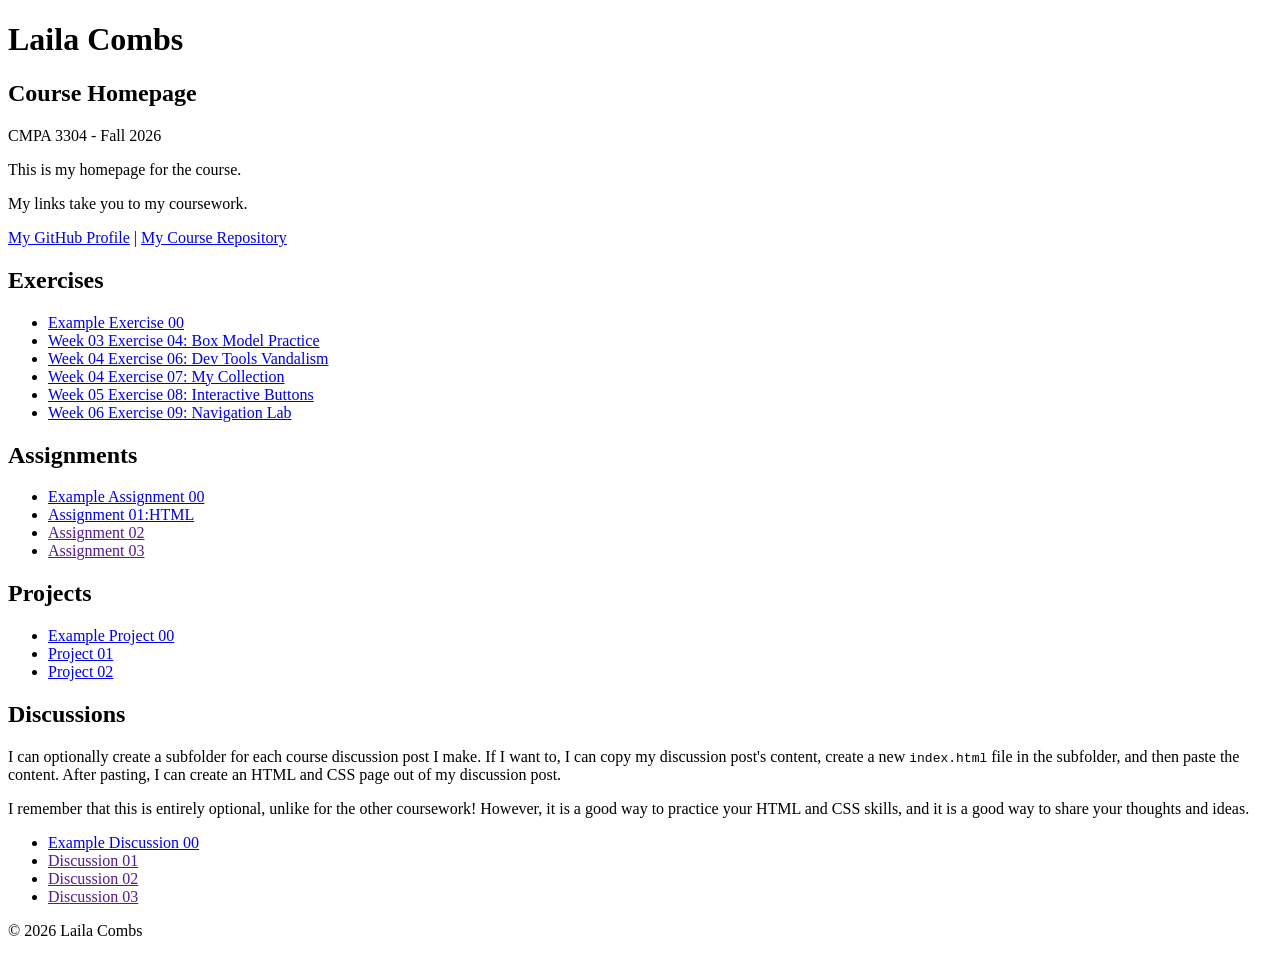
<file: index.html>
<!DOCTYPE html>

<!--

INSTRUCTIONS: HOW TO CHANGE THIS PAGE:

1. Change "Student Name" in the title above to your real name.

2. Change "Your Name" in the big heading below to your real name.

3. Change "your-username" to your real GitHub username in both links.

4. Change "your-repo-name" to the name of this repository.

5. Change "Course Name" to the name of your class.

6. Change "Semester Year" to match when you are taking this class.

7. Add links to your work:
    - Find the words that say "Exercise 01", "Assignment 01", etc.
    - Between the quote marks in href="", put the relative link to your work in the subfolder. You can simply link to the subfolder name. Take a look at the example folders and links to see how to do this.
    - For work not yet started/completed, you can leave the href="" blank until you are ready.
    - Change the words "Exercise 01" to match the name of the exercise. Do the same for assignments and projects. If you add your discussion posts, do the same for them.
    - Do this for each piece of work you finish.

8. You can add more links by copying a whole line like this:
    <li><a href="">New Work Name</a></li>
    Then paste it below the last one in that section.

9. Save your changes and push to GitHub when you are done. Remember you can use GitHub Desktop to help you with this.

Remember: During the course, if you want, you can style your homepage to introduce your own style and aesthetics. To start, keep this page simple and plain. This is just a template to get you started. Embrace the handcrafted approach to web design and development: change things to make them your own.

Remember: You must have a GitHub account, a new GitHub repository for this course, and this file (index.html) in that repository. 

Remember: You must create subfolders for each piece of coursework as the semester progresses.

-->

<html lang="en">
    <head>
        <meta charset="UTF-8" />
        <title>Course Homepage template</title>
        <meta charset="UTF-8" />
        <meta name="viewport" content="width=device-width, initial-scale=1.0" />
        <title>Laila Combs - Course Homepage</title>
    </head>

    <body>
        <header>
            <h1>Laila Combs</h1>
            <h2>Course Homepage</h2>
            <p>CMPA 3304 - Fall 2026</p>
            <p>This is my homepage for the course.</p>
            <p>My links take you to my coursework.</p>
            <nav>
                <a href="https://github.com/lailacombs">My GitHub Profile</a>
                |
                <a href="https://github.com/lailacombs/course-portfolio">
                    My Course Repository
                </a>
            </nav>
        </header>

        <main>
            <section>
                <h2>Exercises</h2>
                <ul>
                    <li><a href="example-exercise-00/">Example Exercise 00</a>
                    </li>
                    <li><a href="Week-03-exercise-01/week-03-exercise-01.html">Week 03 Exercise 04: Box Model Practice</a>
                    </li>
                    <li><a href="week-04-exercise-01/week-04-exercise-01.html">Week 04 Exercise 06: Dev Tools Vandalism</a>
                    </li>
                    <li><a href="week-04-exercise-02/index.html">Week 04 Exercise 07: My Collection</a>
                        </li>
                    <li><a href="week-05-exercise-01/index.html">Week 05 Exercise 08: Interactive Buttons</a>
                    </li>
                    <li><a href="week-06-exercise-01/index.html">Week 06 Exercise 09: Navigation Lab</a>
                    </li>
                </ul>
            </section>

            <section>
                <h2>Assignments</h2>
                <ul>
                    <li>
                        <a href="example-assignment-00/">
                            Example Assignment 00
                        </a>
                    </li>
                    <li><a href="assignment-01/assignment-01.html">Assignment 01:HTML</a>
                    <li><a href="">Assignment 02</a></li>
                    <li><a href="">Assignment 03</a></li>
                </ul>
            </section>

            <section>
                <h2>Projects</h2>
                <ul>
                    <li>
                        <a href="example-project-00/">Example Project 00</a>
                    </li>
                    <li><a href="project-01/index.html">Project 01</a></li>
                    <li><a href="project-02/index.html">Project 02</a></li>
                </ul>
            </section>

            <section>
                <h2>Discussions</h2>
                <p>
                    I can optionally create a subfolder for each course
                    discussion post I make. If I want to, I can copy my
                    discussion post's content, create a new
                    <code>index.html</code>
                    file in the subfolder, and then paste the content. After
                    pasting, I can create an HTML and CSS page out of my
                    discussion post.
                </p>
                <p>
                    I remember that this is entirely optional, unlike for the
                    other coursework! However, it is a good way to practice your
                    HTML and CSS skills, and it is a good way to share your
                    thoughts and ideas.
                </p>
                <ul>
                    <li>
                        <a href="example-discussion-00/">
                            Example Discussion 00
                        </a>
                    </li>
                    <li><a href="">Discussion 01</a></li>
                    <li><a href="">Discussion 02</a></li>
                    <li><a href="">Discussion 03</a></li>
                </ul>
            </section>
        </main>

        <footer>
            <p>&copy; 2026 Laila Combs</p>
        </footer>
    </body>
</html>
</file>
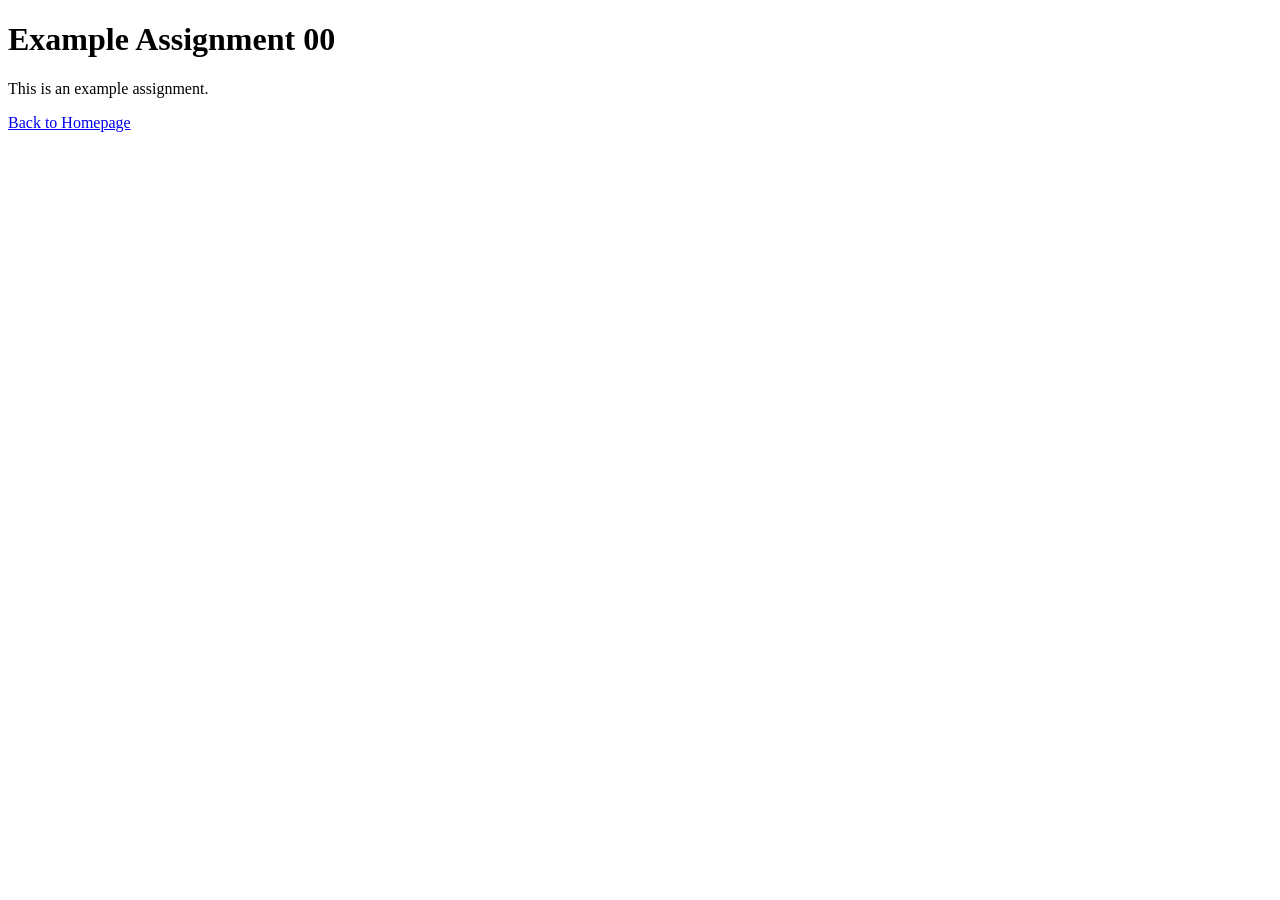
<file: example-assignment-00/index.html>
<!DOCTYPE html>
<html lang="en">
    <head>
        <meta charset="UTF-8" />
        <meta name="viewport" content="width=device-width, initial-scale=1.0" />
        <title>Example Assignment 00</title>
    </head>
    <body>
        <h1>Example Assignment 00</h1>
        <p>This is an example assignment.</p>
        <a href="../index.html">Back to Homepage</a>
    </body>
</html>
</file>
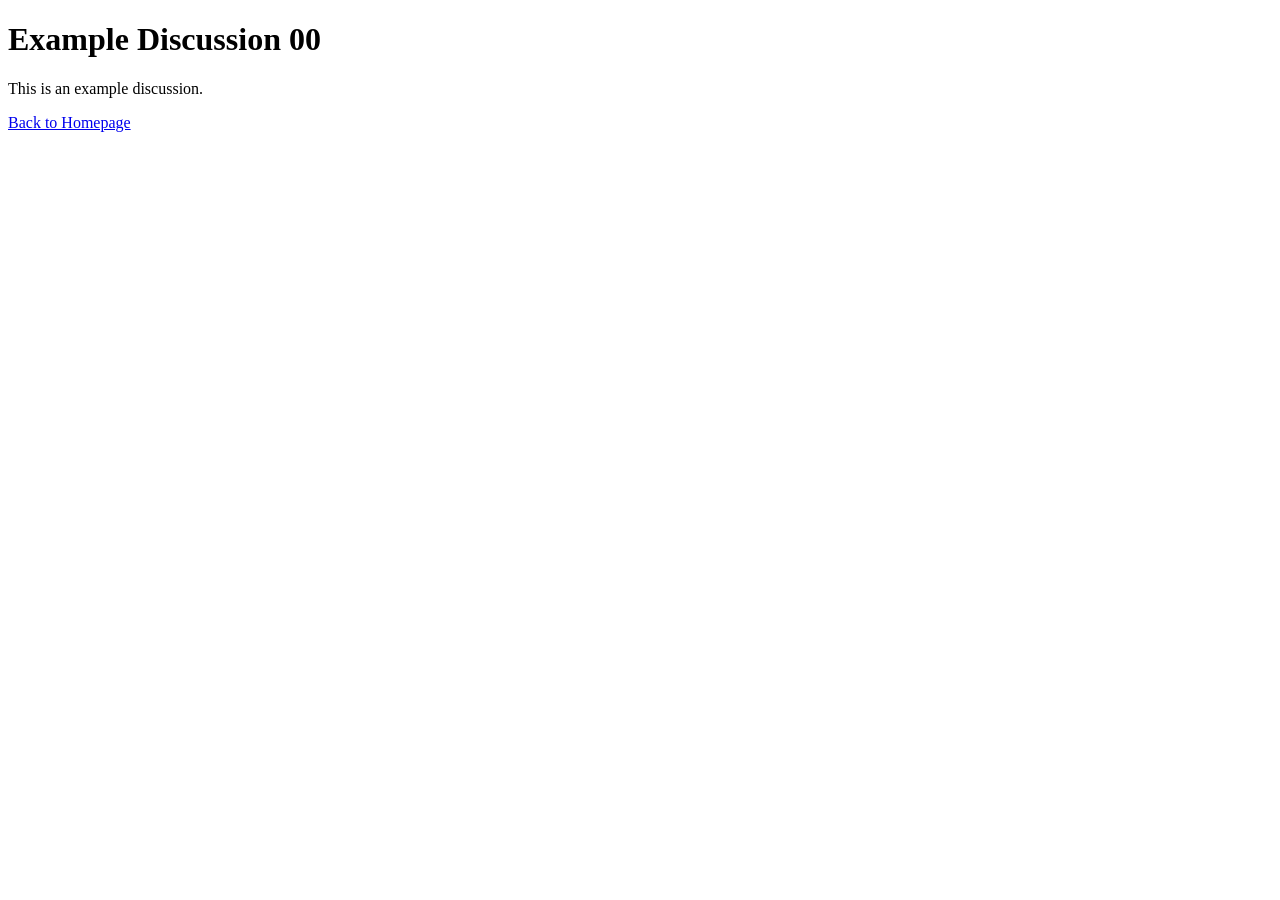
<file: example-discussion-00/index.html>
<!DOCTYPE html>
<html lang="en">
    <head>
        <meta charset="UTF-8" />
        <meta name="viewport" content="width=device-width, initial-scale=1.0" />
        <title>Example Discussion 00</title>
    </head>
    <body>
        <h1>Example Discussion 00</h1>
        <p>This is an example discussion.</p>
        <a href="../index.html">Back to Homepage</a>
    </body>
</html>
</file>
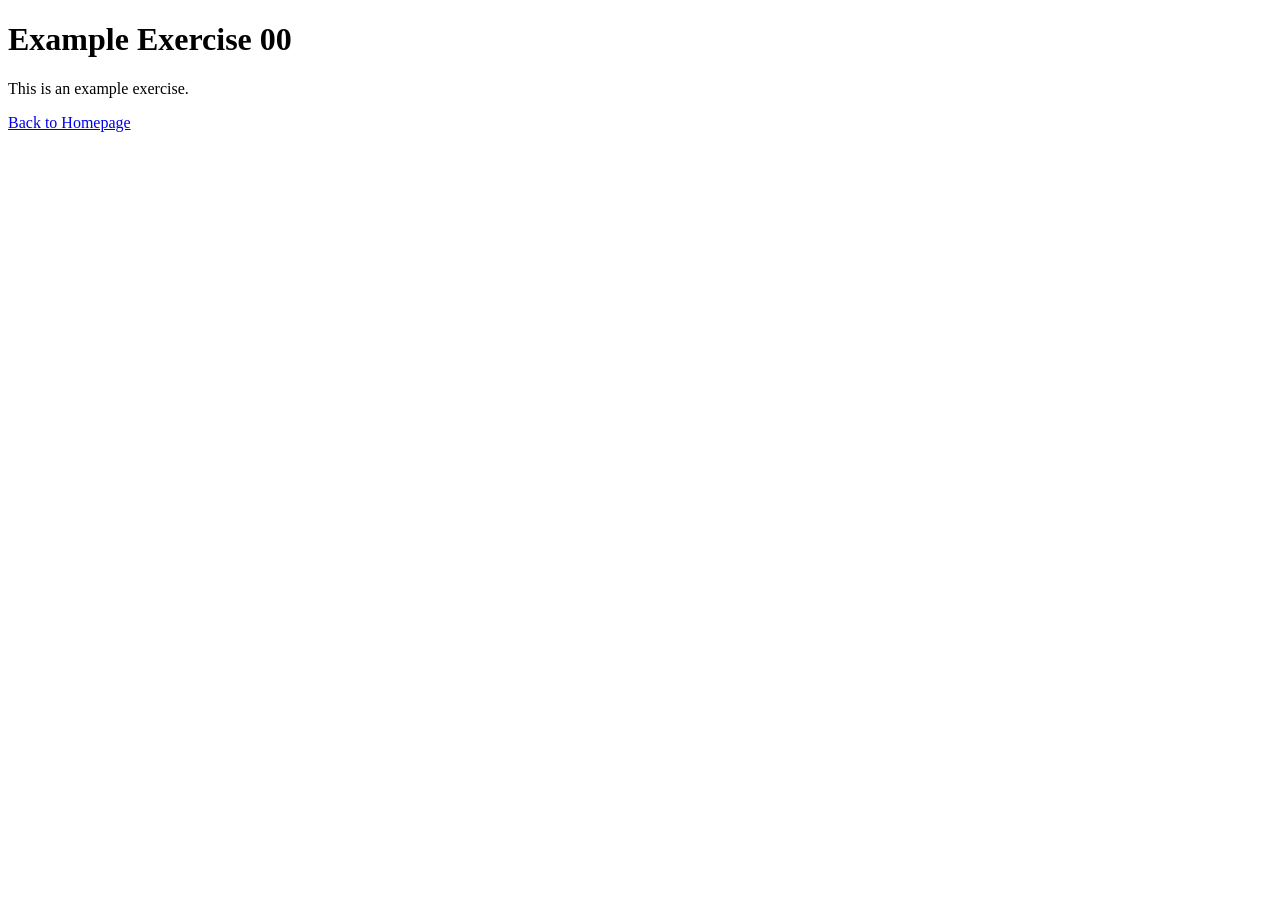
<file: example-exercise-00/index.html>
<!DOCTYPE html>
<html lang="en">
    <head>
        <meta charset="UTF-8" />
        <meta name="viewport" content="width=device-width, initial-scale=1.0" />
        <title>Example Exercise 00</title>
    </head>
    <body>
        <h1>Example Exercise 00</h1>
        <p>This is an example exercise.</p>
        <a href="../index.html">Back to Homepage</a>
    </body>
</html>
</file>
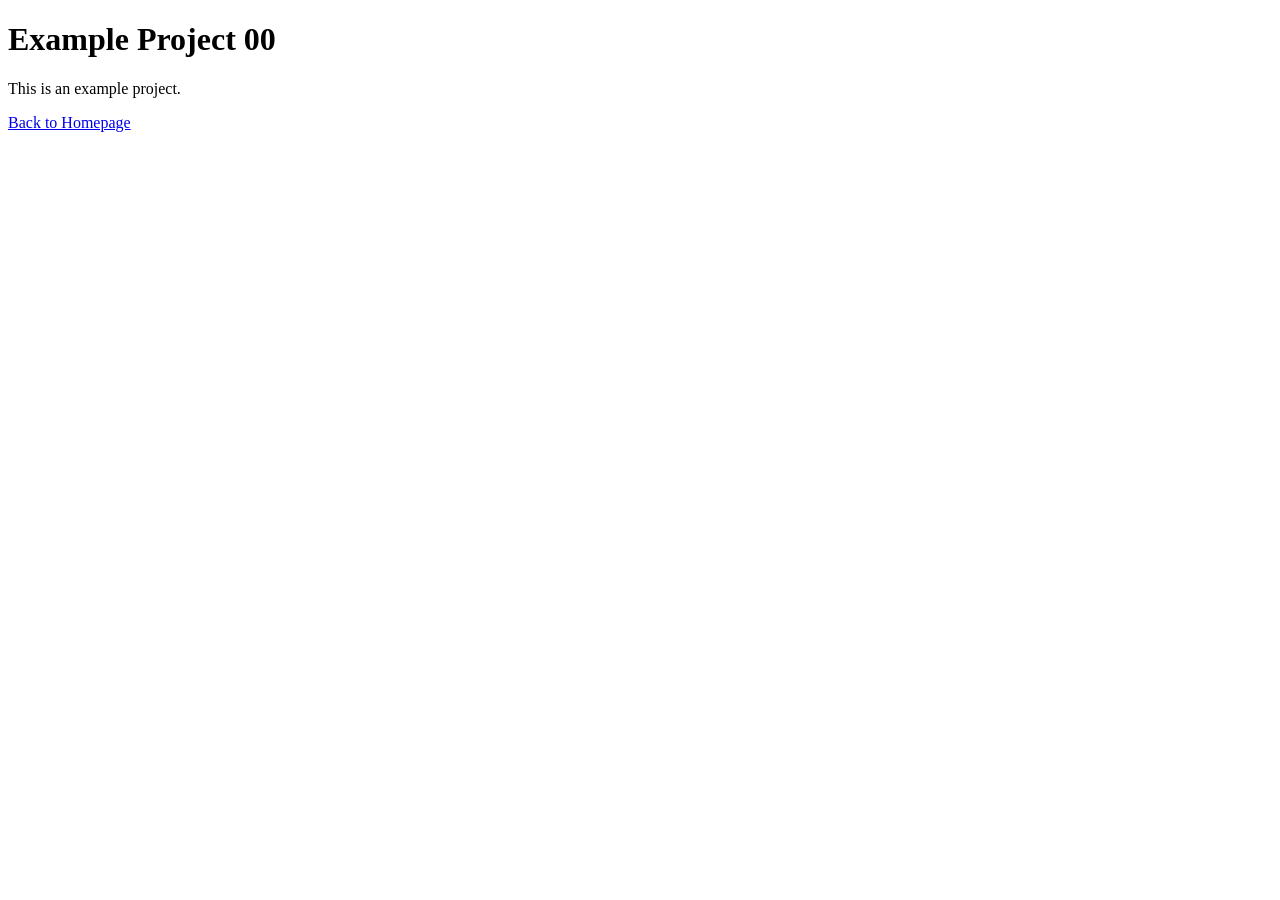
<file: example-project-00/index.html>
<!DOCTYPE html>
<html lang="en">
    <head>
        <meta charset="UTF-8" />
        <meta name="viewport" content="width=device-width, initial-scale=1.0" />
        <title>Example Project 00</title>
    </head>
    <body>
        <h1>Example Project 00</h1>
        <p>This is an example project.</p>
        <a href="../index.html">Back to Homepage</a>
    </body>
</html>
</file>
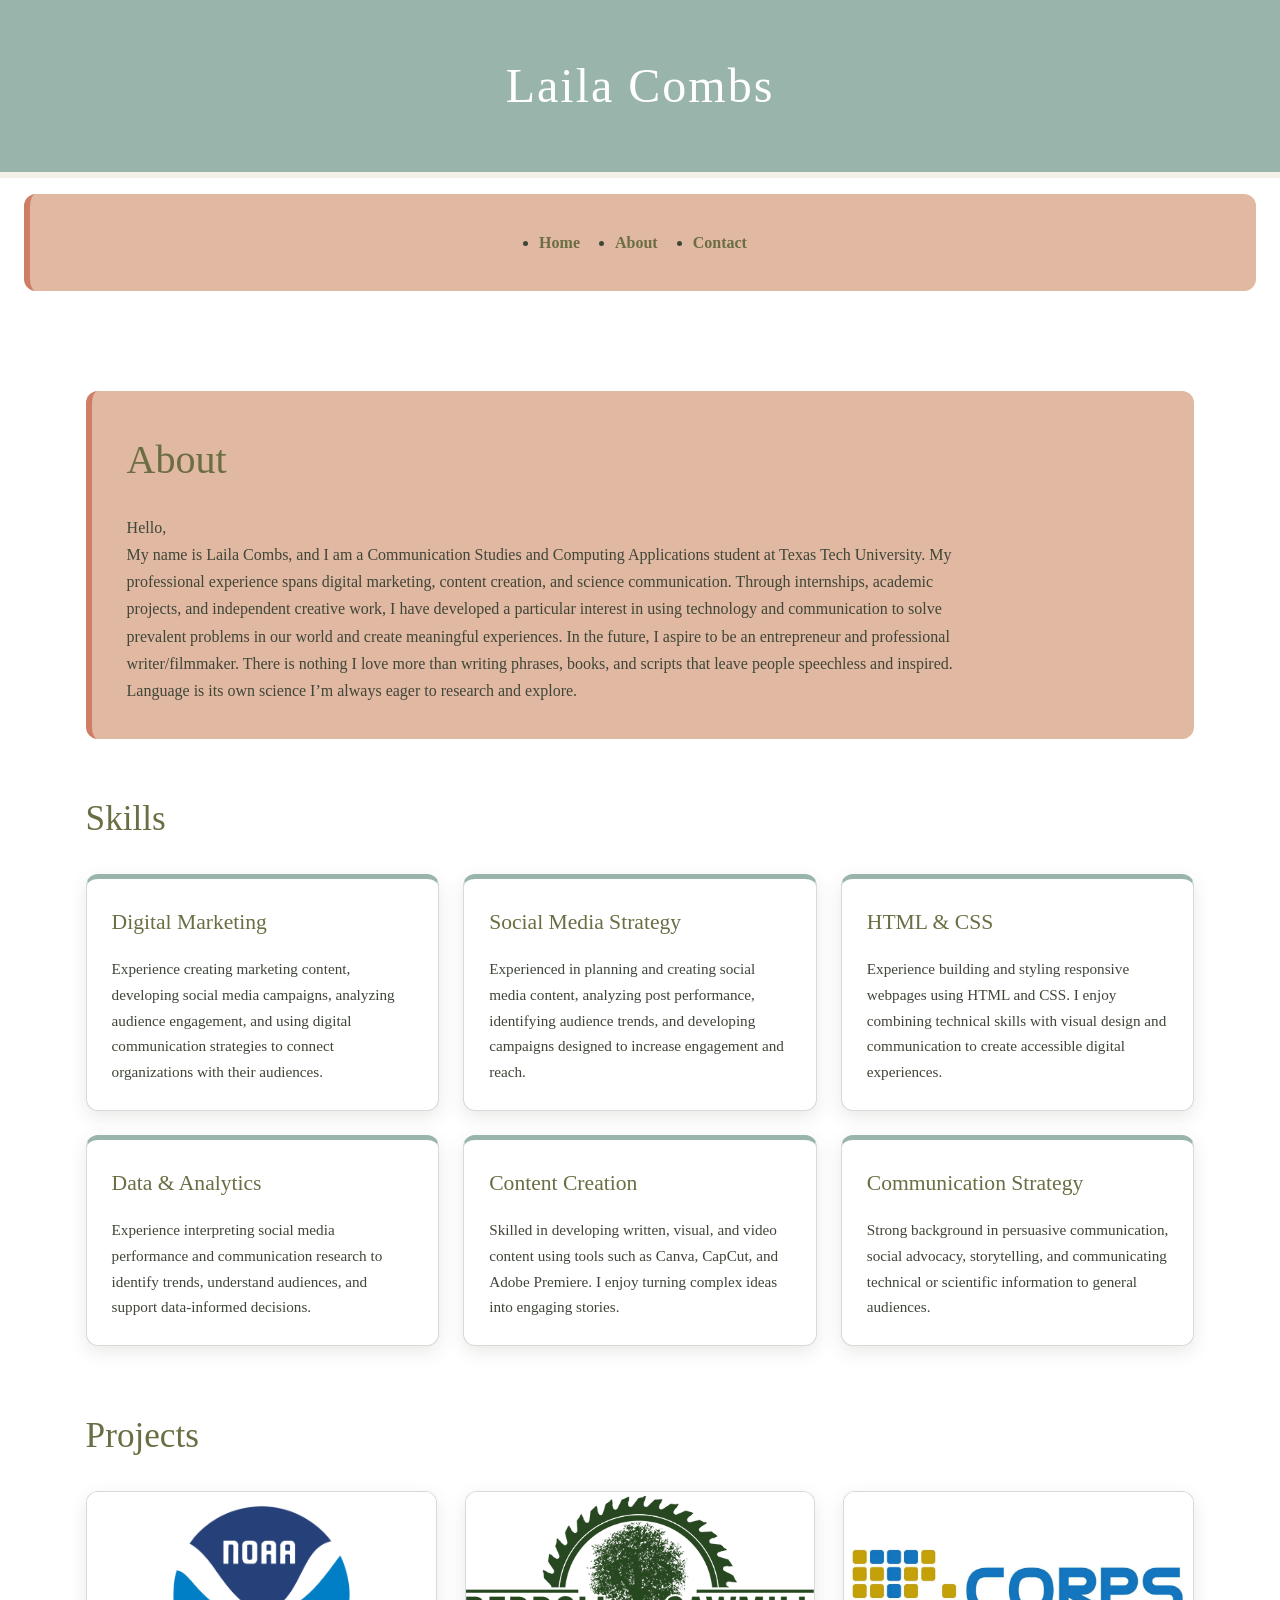
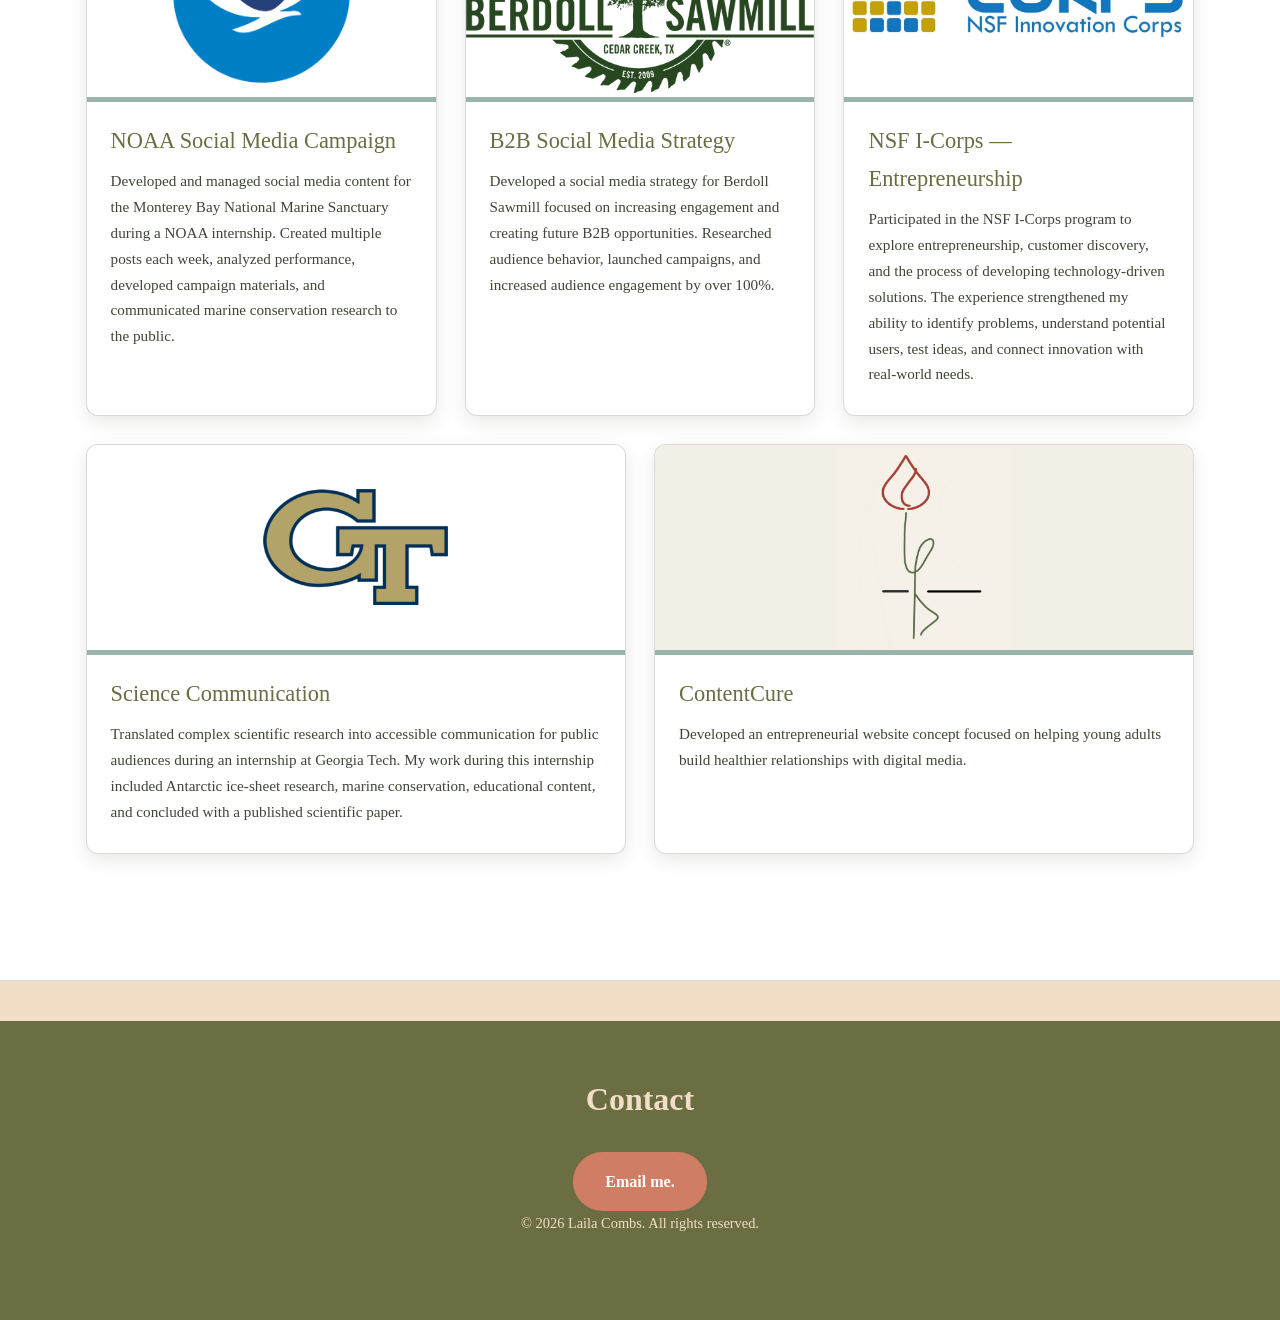
<file: project-01/index.html>
<!DOCTYPE html>
<html lang="en">
<head>
        <meta charset="UTF-8">
        <meta name="viewport" content="width=device-width, initial-scale=1.0">
        <title>Project 1</title>
        <link rel="stylesheet" href="./style.css">
    </head>
<body class="body">
        <header class="main-header">
            <h1>Laila Combs</h1>
        </header>
<nav>
     <div class="main-grid">
        <section>
            <div class="main-cards">
            <ul>
            <li><a href="index.html">Home</a></li>
            <li><a href="about.html">About</a></li>
            <li><a href="contact.html">Contact</a></li>
            </ul>
        </section>
    </ul>
    <main>
        <section>
            <h2 class="header">About</h2>

                        <p>Hello, 
                        <br>
                            My name is Laila Combs, and I am a Communication Studies and Computing Applications student at Texas Tech University. 
                            My professional experience spans digital marketing, content creation, and science communication. Through internships, academic projects, and independent creative work, I have developed a particular interest in using technology and communication to solve prevalent problems in our world and create meaningful experiences. In the future, I aspire to be an entrepreneur and professional writer/filmmaker. There is nothing I love more than writing phrases, books, and scripts that leave people speechless and inspired. Language is its own science I’m always eager to research and explore. </p>
                    </section>

                    <section>
    <h1>Skills</h1>            
    <div class="skills-grid">

        <div class="skills-card">
            <h3>Digital Marketing</h3>
            <p>
                Experience creating marketing content, developing social media campaigns,
                analyzing audience engagement, and using digital communication strategies
                to connect organizations with their audiences.
            </p>
        </div>

        <div class="skills-card">
            <h3>Social Media Strategy</h3>
            <p>
                Experienced in planning and creating social media content, analyzing
                post performance, identifying audience trends, and developing campaigns
                designed to increase engagement and reach.
            </p>
        </div>

        <div class="skills-card">
            <h3>HTML & CSS</h3>
            <p>
                Experience building and styling responsive webpages using HTML and CSS.
                I enjoy combining technical skills with visual design and communication
                to create accessible digital experiences.
            </p>
        </div>

        <div class="skills-card">
            <h3>Data & Analytics</h3>
            <p>
                Experience interpreting social media performance and communication
                research to identify trends, understand audiences, and support
                data-informed decisions.
            </p>
        </div>

        <div class="skills-card">
            <h3>Content Creation</h3>
            <p>
                Skilled in developing written, visual, and video content using tools
                such as Canva, CapCut, and Adobe Premiere. I enjoy turning complex
                ideas into engaging stories.
            </p>
        </div>

        <div class="skills-card">
            <h3>Communication Strategy</h3>
            <p>
                Strong background in persuasive communication, social advocacy,
                storytelling, and communicating technical or scientific information
                to general audiences.
            </p>
        </div>

    </div>
</section>


<section>
    <h1 class="header">Projects</h1>           
    <div class="projects-grid">

        <div class="projects-card">
            <img src="NOAA-logo.jpg" alt="NOAA Monterey Bay project">
            <h3>NOAA Social Media Campaign</h3>
            <p>
                Developed and managed social media content for the Monterey Bay
                National Marine Sanctuary during a NOAA internship. Created multiple
                posts each week, analyzed performance, developed campaign materials,
                and communicated marine conservation research to the public.
            </p>
        </div>

        <div class="projects-card">
            <img src="berdoll-sawmill-logo.png" alt="Berdoll Sawmill social media strategy">
            <h3>B2B Social Media Strategy</h3>
            <p>
                Developed a social media strategy for Berdoll Sawmill focused on
                increasing engagement and creating future B2B opportunities. Researched
                audience behavior, launched campaigns, and increased audience engagement by over 100%.
            </p>
        </div>

        <div class="projects-card"> <img src="NSF-logo.jpg" alt="NSF I-Corps entrepreneurship program"> <h3>NSF I-Corps — Entrepreneurship</h3> <p> Participated in the NSF I-Corps program to explore entrepreneurship, customer discovery, and the process of developing technology-driven solutions. The experience strengthened my ability to identify problems, understand potential users, test ideas, and connect innovation with real-world needs. </p> </div>

        <div class="projects-card">
            <img src="georgia-tech-logo.png" alt="Georgia Tech environmental research">
            <h3>Science Communication</h3>
            <p>
                Translated complex scientific research into accessible communication
                for public audiences during an internship at Georgia Tech. My work during this internship included Antarctic ice-sheet research,
                marine conservation, educational content, and concluded with a published scientific paper.
            </p>
        </div>

        <div class="projects-card">
            <img src="Contentcure logo.jpg.png" alt="ContentCure brand concept">
            <h3>ContentCure</h3>
            <p>
                Developed an entrepreneurial website concept focused on helping young adults
                build healthier relationships with digital media.
            </p>
        </div>
    </main>
    
</nav>

<footer>
     <h1 class="header">Contact</h1>  
            <footer class="footer-button">
            <a href="mailto:lailacombs@ttu.edu">Email me.</a></p>
    <p>&copy; 2026 Laila Combs. All rights reserved.</p>
</footer>
</body>
</html>
</file>
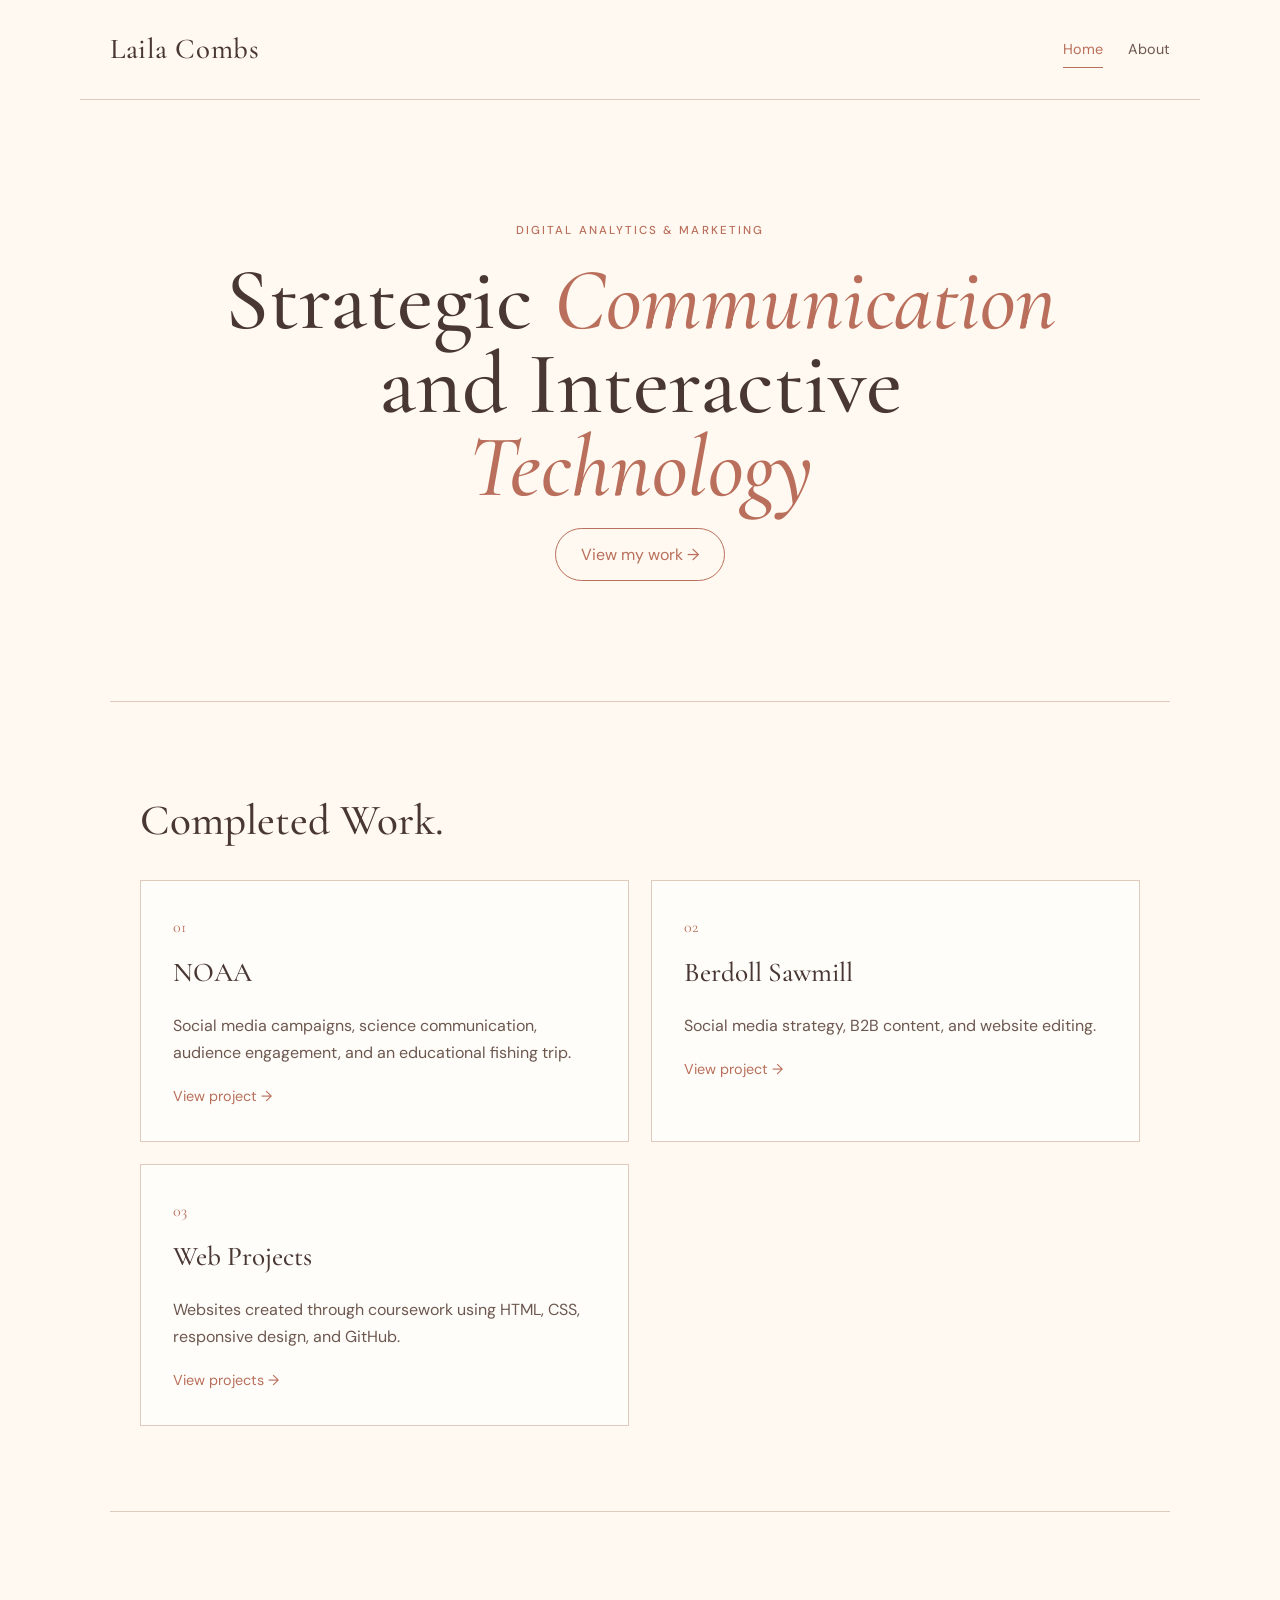
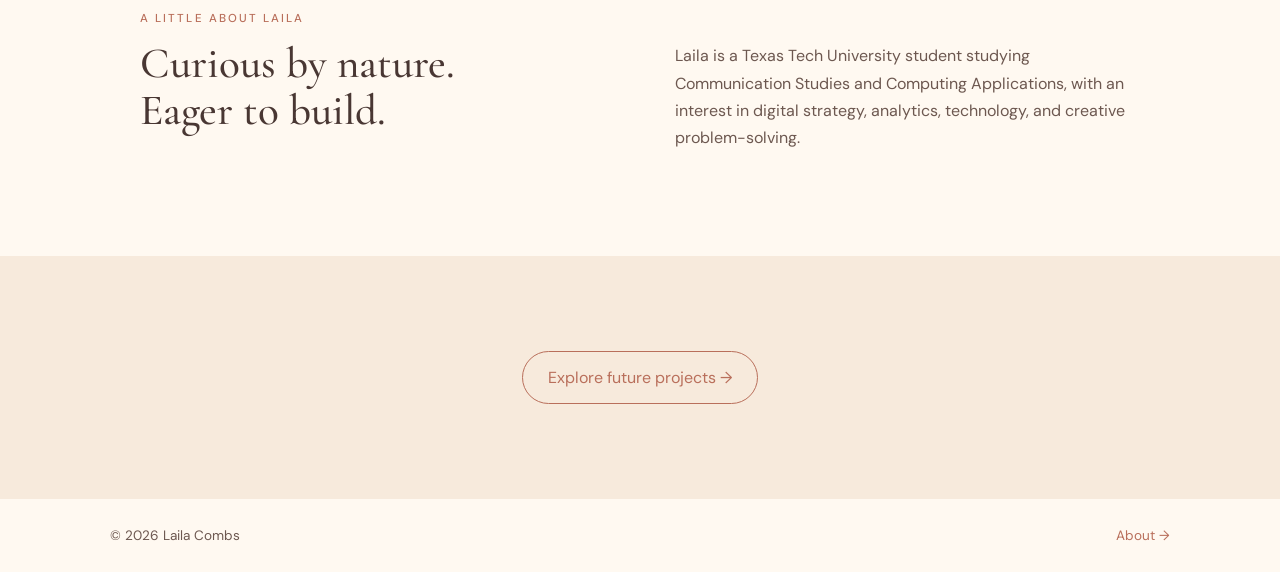
<file: project-02/index.html>
<!DOCTYPE html>
<html lang="en">
<head>
    <meta charset="UTF-8">
    <meta name="viewport" content="width=device-width, initial-scale=1.0">
    <title>Laila Combs | Digital Analytics & Marketing</title>
    <link rel="stylesheet" href="style.css">
</head>

<body>

    <header class="site-header">
        <a href="index.html" class="logo">Laila Combs</a>

        <nav>
            <a href="index.html" class="active">Home</a>
            <a href="about.html">About</a>
        </nav>
    </header>

    <main>

        <!-- Introduction -->
        <section class="hero">
            <p class="eyebrow">Digital Analytics & Marketing</p>

            <h1>
                Strategic <em> Communication</em> and Interactive <em> Technology</em>
            </h1>
            <a href="#work" class="button">View my work →</a>
        </section>


        <!-- Selected Work -->
        <section class="projects" id="work">

            <h2>Completed Work.</h2>

            <div class="project-grid">

                <article class="project-card">
                    <span>01</span>
                    <h3>NOAA</h3>

                    <p>
                        Social media campaigns, science communication,
                        audience engagement, and an educational fishing trip.
                    </p>

                    <a href="#">View project →</a>
                </article>


                <article class="project-card">
                    <span>02</span>
                    <h3>Berdoll Sawmill</h3>

                    <p>
                        Social media strategy, B2B content, and
                        website editing.
                    </p>

                    <a href="#">View project →</a>
                </article>


                <article class="project-card">
                    <span>03</span>
                    <h3>Web Projects</h3>

                    <p>
                        Websites created through coursework using
                        HTML, CSS, responsive design, and GitHub.
                    </p>

                    <a href="#">View projects →</a>
                </article>

            </div>

        </section>


        <!-- Short About Section -->
        <section class="welcome">

            <div>
                <p class="section-label">A little about Laila</p>

                <h2>
                    Curious by nature.
                    <br>
                    Eager to build.
                </h2>
            </div>

            <p>
                Laila is a Texas Tech University student studying Communication
                Studies and Computing Applications, with an interest in
                digital strategy, analytics, technology, and creative problem-solving.
            </p>

        </section>


        <!-- Future -->
        <section class="quote">

            <a href="futureprojects.html" class="button">Explore future projects →</a>

        </section>

    </main>


    <footer>
        <span>© 2026 Laila Combs</span>
        <a href="about.html">About →</a>
    </footer>

</body>
</html>
</file>
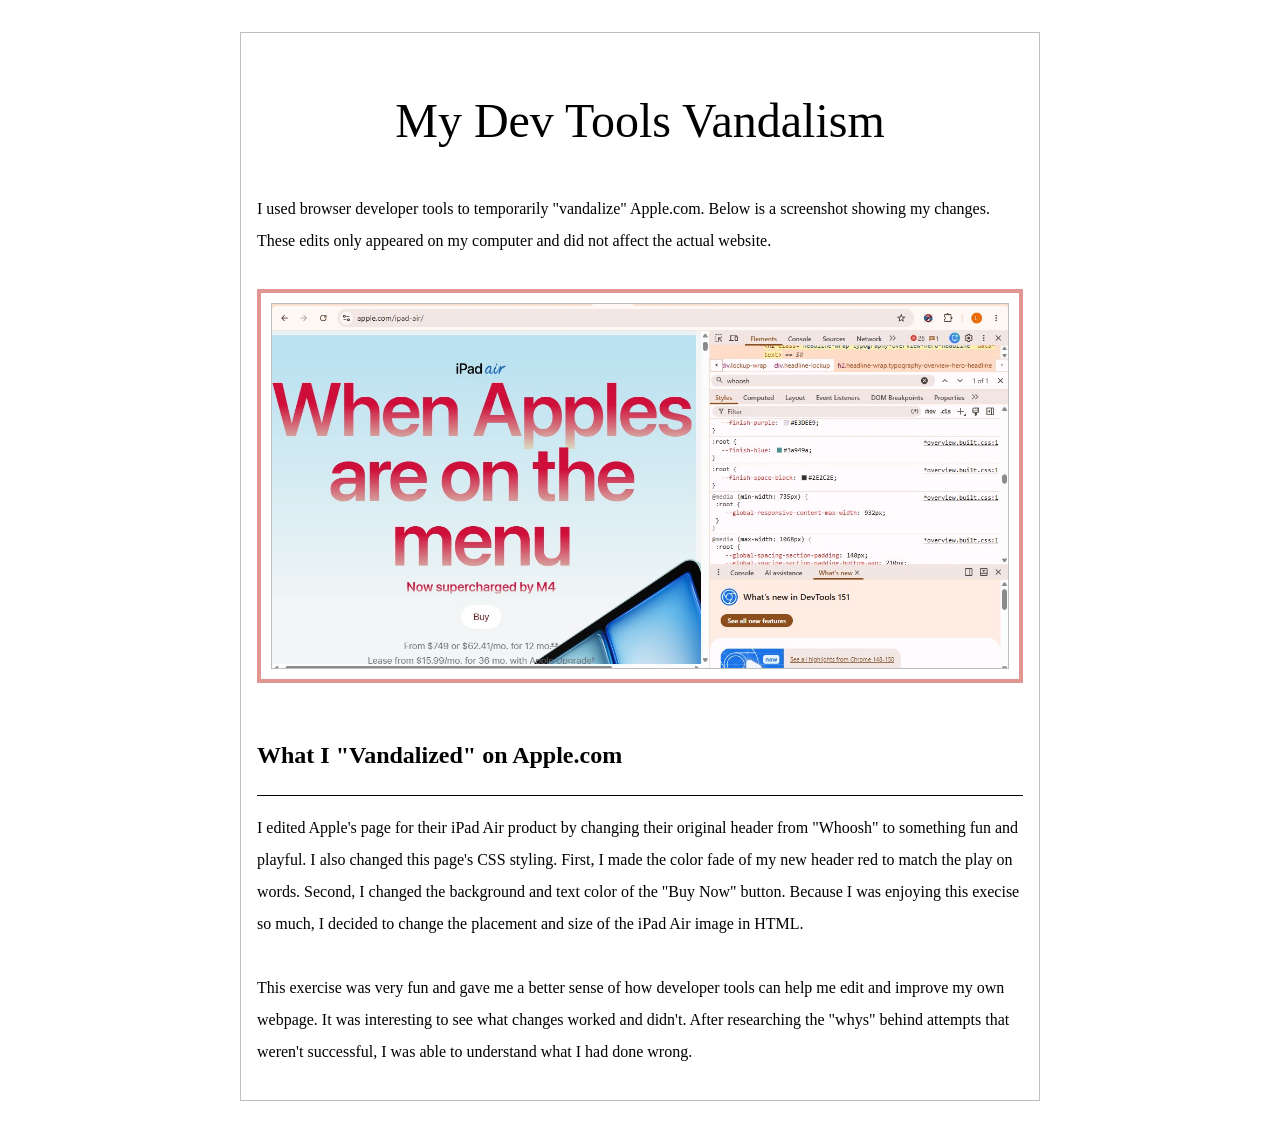
<file: week-04-exercise-01/index.html>
<!DOCTYPE html>
<html lang="en">

<head>
    <meta charset="UTF-8" />
    <meta name="viewport" content="width=device-width, initial-scale=1.0" />
    <title>Week 04 Exercise 01 - My Dev Tools Vandalism</title>
    <link rel="stylesheet" href="./style.css" />
</head>

<body>
    <main>
        <h1>My Dev Tools Vandalism</h1>
        <p>
            I used browser developer tools to temporarily "vandalize" Apple.com. Below is a screenshot showing my changes. These edits
            only appeared on my computer and did not affect the actual
            website.
        </p>
        <div class="screenshot-container">
            <!-- 
                IMPORTANT: Update the src attribute below to match your screenshot filename.
                Example: If your screenshot is named "apple-dot-com-but-with-papyrus-font.png", change the line to:
                src="./apple-dot-com-but-with-papyrus-font.png"
            -->
            <img src="./devtools-vandalism-screenshot.jpg" alt="Screenshot of the webpage I vandalized" />
        </div>
        <h2>What I "Vandalized" on Apple.com</h2>
        <p>
            I edited Apple's page for their iPad Air product by changing their original header from "Whoosh" to something fun and playful. I also changed this page's CSS styling. First, I made the color fade of my new header red to match the play on words. Second, I changed the background and text color of the "Buy Now" button. Because I was enjoying this execise so much, I decided to change the placement and size of the iPad Air image in HTML. 
            <br> <br/>

            This exercise was very fun and gave me a better sense of how developer tools can help me edit and improve my own webpage. It was interesting to see what changes worked and didn't. After researching the "whys" behind attempts that weren't successful, I was able to understand what I had done wrong.
        </p>
    </main>
</body>

</html>
</file>
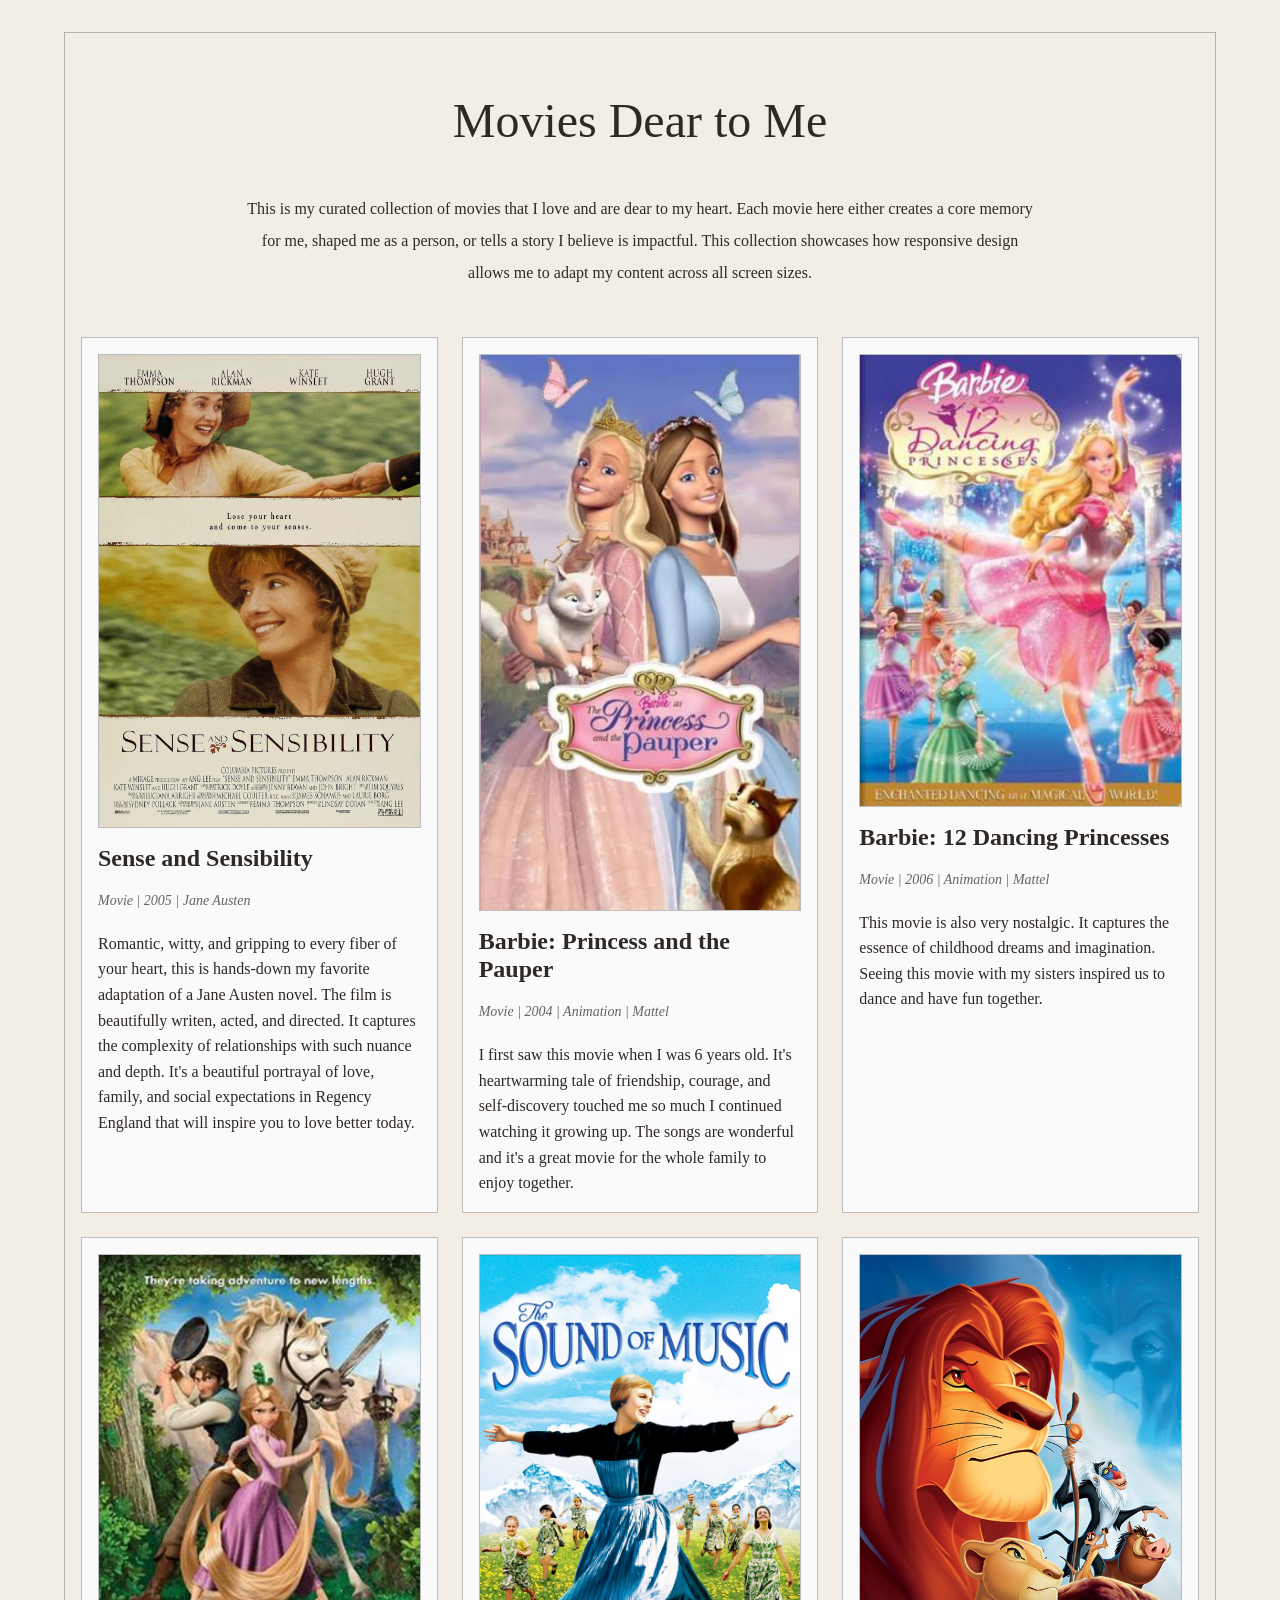
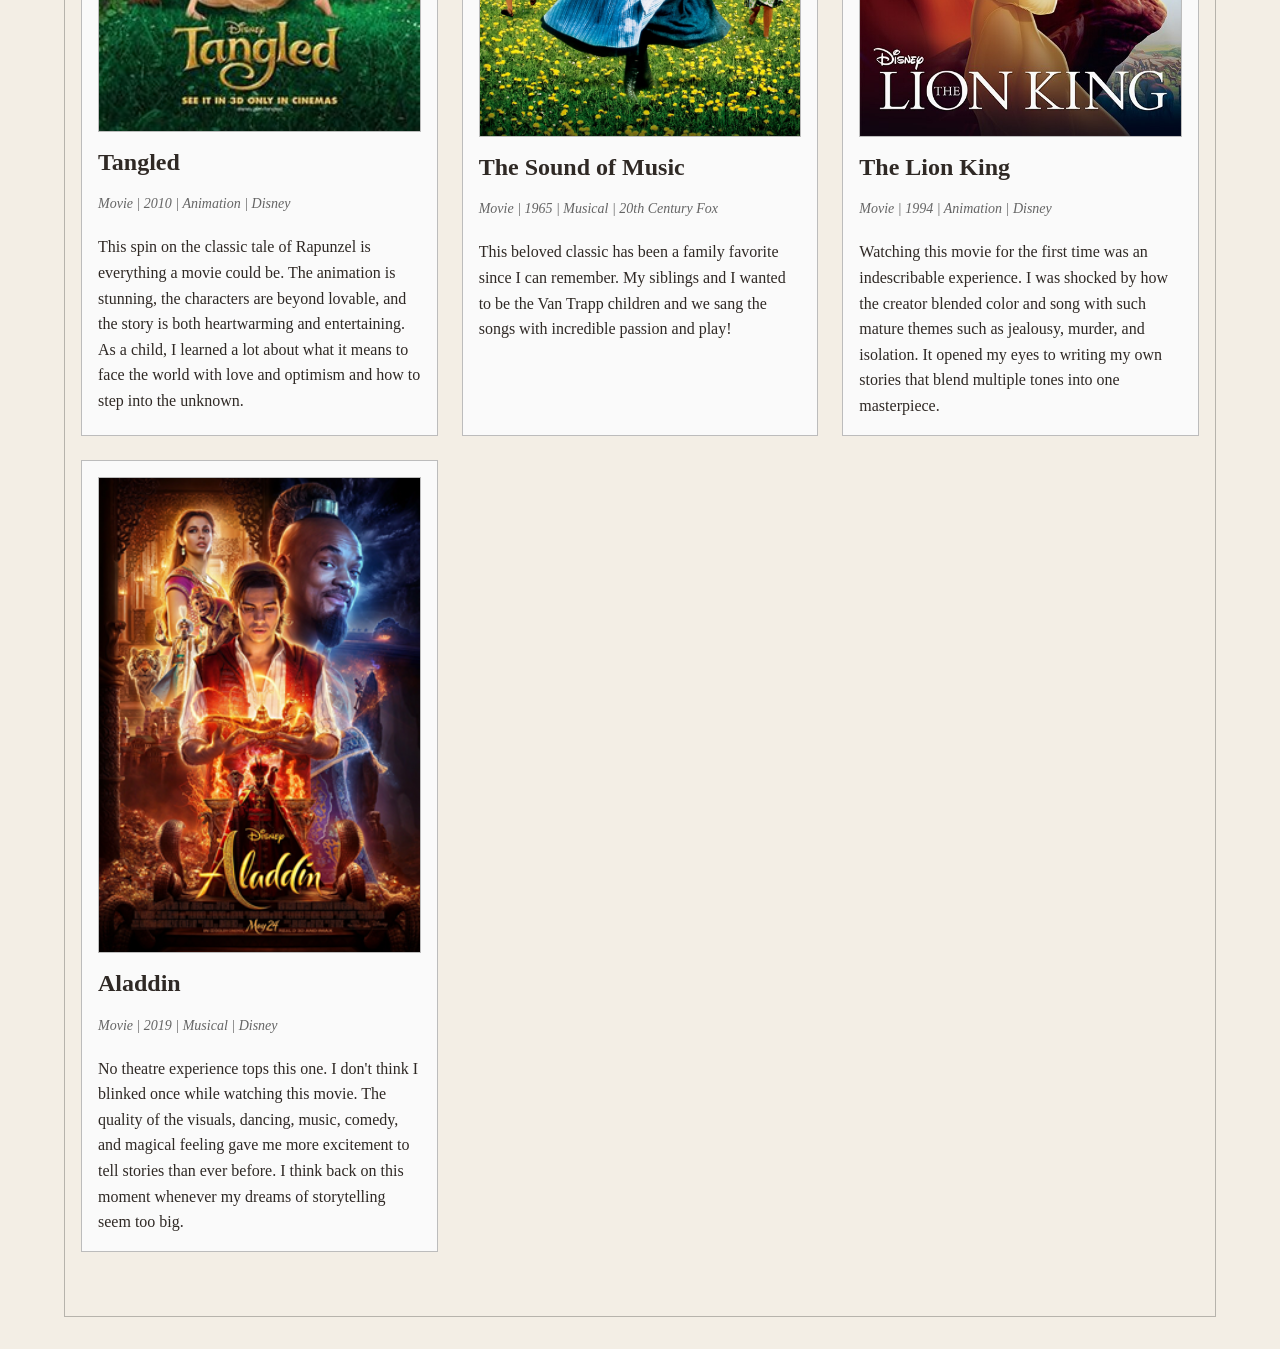
<file: week-04-exercise-02/index.html>
<!DOCTYPE html>
<html lang="en">

<head>
    <meta charset="UTF-8" />
    <meta name="viewport" content="width=device-width, initial-scale=1.0" />
    <title>Exercise 07: My Collection</title>
    <link rel="stylesheet" href="./style.css" />
</head>

<body>
    <main>
        <h1>Movies Dear to Me</h1>
        <p>
            This is my curated collection of movies that I love and are dear to my heart. Each movie here either creates a core memory for me, shaped me as a person, or tells a story I believe is impactful.
            This collection showcases
            how responsive design allows me to adapt my content across all screen sizes.
        </p>

        <div class="collection-grid">
            <div class="collection-card">
                <img src="./sense-and-sensibility-poster.jpg" alt="Sense and Sensibility" />
                <h2>Sense and Sensibility</h2>
                <p class="details">Movie | 2005 | Jane Austen</p>
                <p class="description">
                    Romantic, witty, and gripping to every fiber of your heart, this is hands-down my favorite adaptation of a Jane Austen novel. The film is beautifully writen, acted, and directed. It captures the complexity of relationships with such nuance and depth. It's a beautiful portrayal of love, family, and social expectations in Regency England that will inspire you to love better today.
                </p>
            </div>

            <div class="collection-card">
                <img src="./barbie-princess-and-the-pauper-poster.jpg" alt="Barbie: Princess and the Pauper" />
                <h2>Barbie: Princess and the Pauper</h2>
                <p class="details">Movie | 2004 | Animation | Mattel</p>
                <p class="description">
                    I first saw this movie when I was 6 years old. It's heartwarming tale of friendship, courage, and self-discovery touched me so much I continued watching it growing up. The songs are wonderful and it's a great movie for the whole family to enjoy together.
                </p>
            </div>

            <div class="collection-card">
                <img src="./barbie-12-dancing-princesses-poster.jpg" alt="Barbie: 12 Dancing Princesses" />
                <h2>Barbie: 12 Dancing Princesses</h2>
                <p class="details">Movie | 2006 | Animation | Mattel</p>
                <p class="description">
                    This movie is also very nostalgic. It captures the essence of childhood dreams and imagination. Seeing this movie with my sisters inspired us to dance and have fun together.
                </p>
            </div>

            <div class="collection-card">
                <img src="./Tangled-poster.jpg" alt="Tangled" />
                <h2>Tangled</h2>
                <p class="details">Movie | 2010 | Animation | Disney</p>
                <p class="description">
                    This spin on the classic tale of Rapunzel is everything a movie could be. The animation is stunning, the characters are beyond lovable, and the story is both heartwarming and entertaining. As a child, I learned a lot about what it means to face the world with love and optimism and how to step into the unknown.
                </p>
            </div>

            <div class="collection-card">
                <img src="./the-sound-of-music-poster.jpg" alt="The Sound of Music" />
                <h2>The Sound of Music</h2>
                <p class="details">Movie | 1965 | Musical | 20th Century Fox</p>
                <p class="description">
                    This beloved classic has been a family favorite since I can remember. My siblings and I wanted to be the Van Trapp children and we sang the songs with incredible passion and play!
                </p>
            </div>

            
            <div class="collection-card">
                <img src="./the-lion-king-poster.jpeg" alt="The Lion King" />
                <h2>The Lion King</h2>
                <p class="details">Movie | 1994 | Animation | Disney</p>
                <p class="description">
                    Watching this movie for the first time was an indescribable experience. I was shocked by how the creator blended color and song with such mature themes such as jealousy, murder, and isolation. It opened my eyes to writing my own stories that blend multiple tones into one masterpiece. 
                </p>
            </div>

            <div class="collection-card">
                <img src="./aladdin-poster.png" alt="Aladdin" />
                <h2>Aladdin</h2>
                <p class="details">Movie | 2019 | Musical | Disney</p>
                <p class="description">
                    No theatre experience tops this one. I don't think I blinked once while watching this movie. The quality of the visuals, dancing, music, comedy, and magical feeling gave me more excitement to tell stories than ever before. I think back on this moment whenever my dreams of storytelling seem too big.  
                </p>
            </div>

        </div>
    </main>
</body>

</html>
</file>
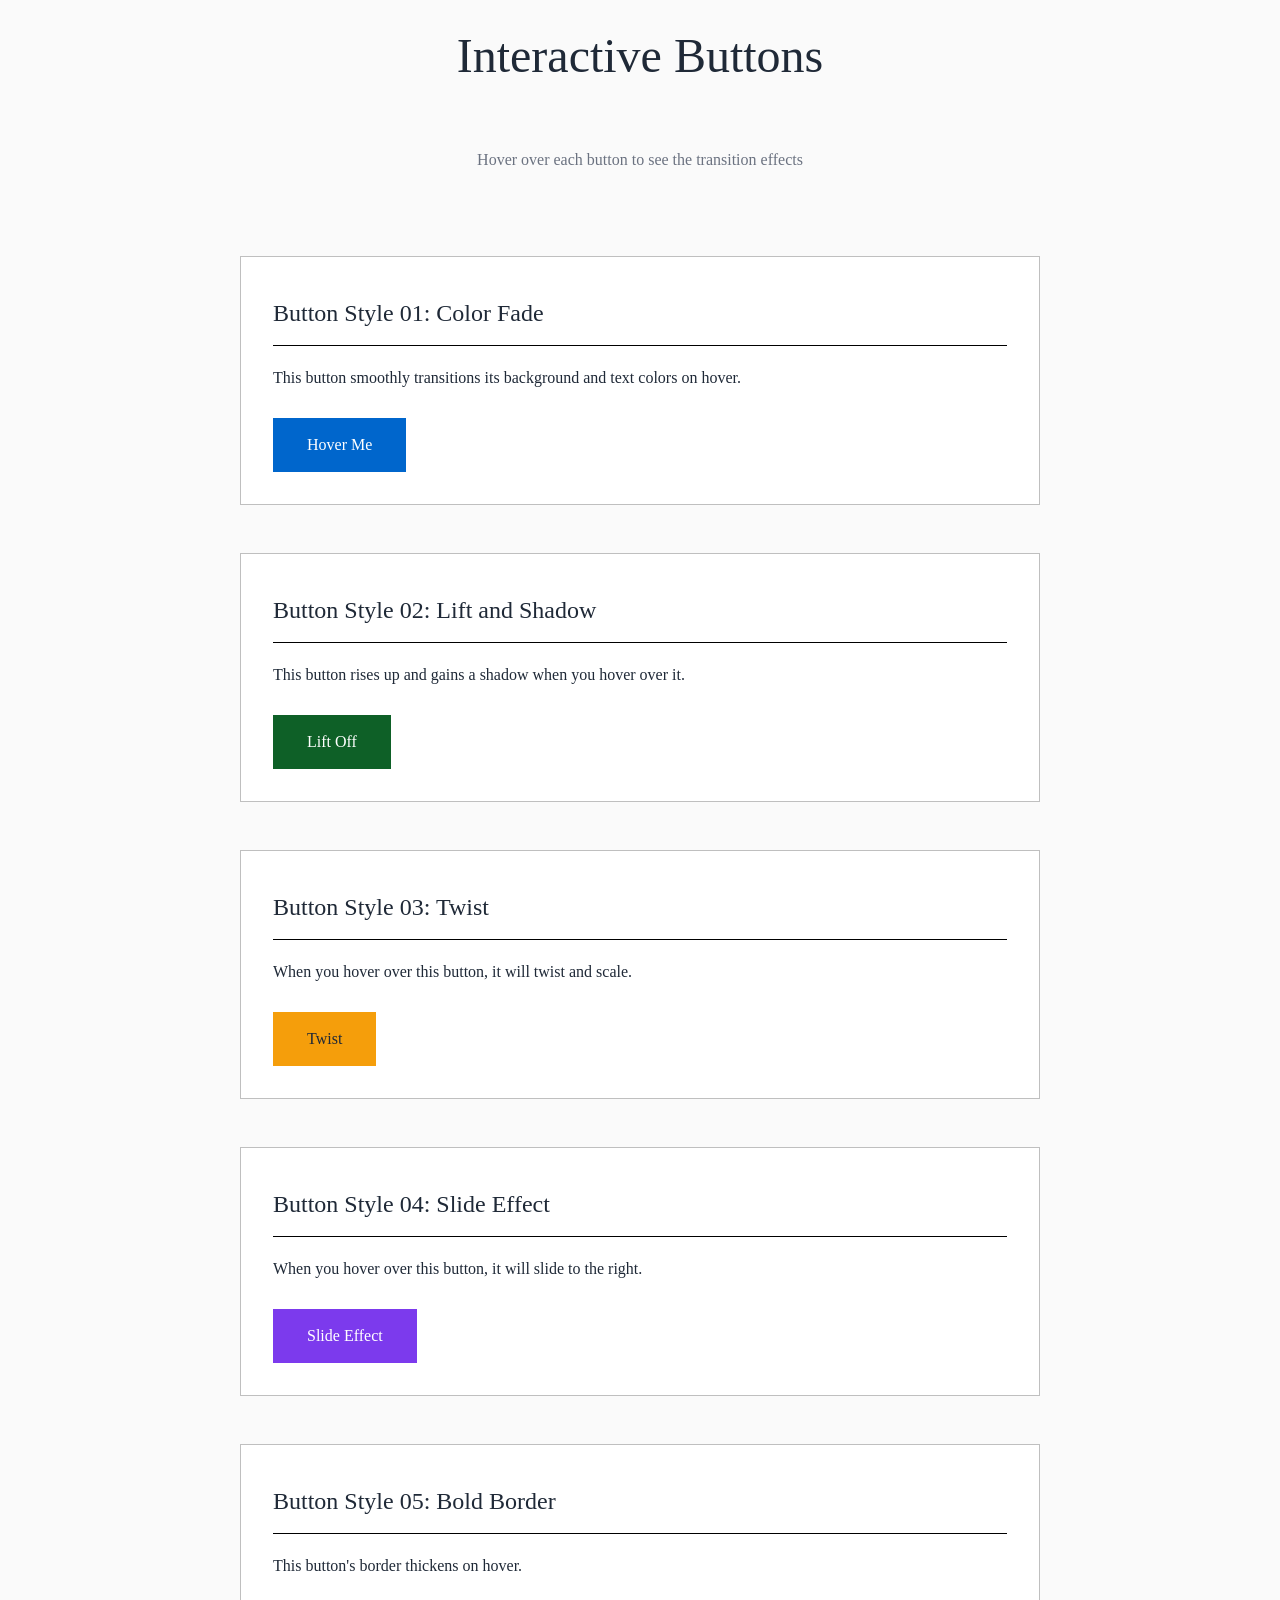
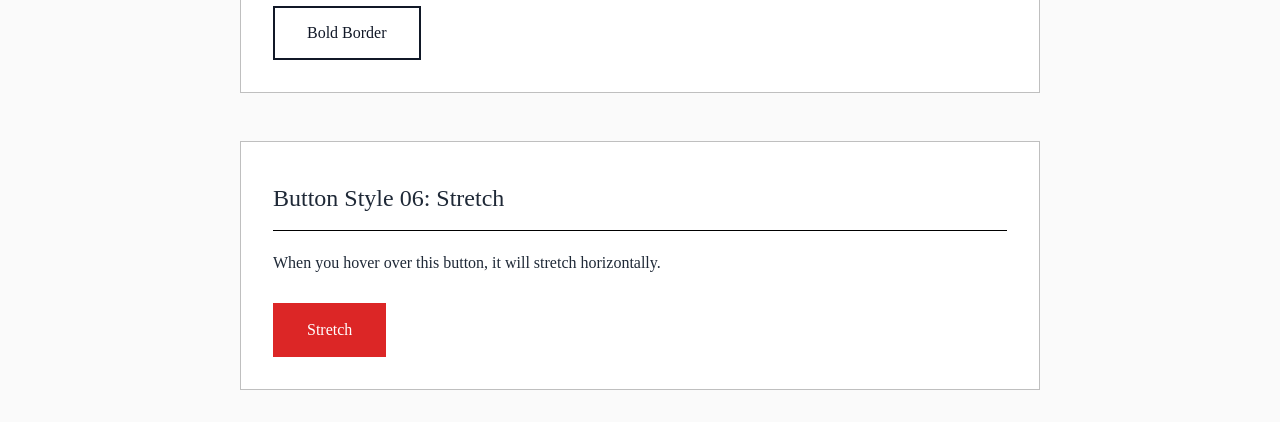
<file: week-05-exercise-01/index.html>
<!DOCTYPE html>
<html lang="en">

<head>
    <meta charset="UTF-8">
    <meta name="viewport" content="width=device-width, initial-scale=1.0">
    <title>Exercises Week 05 Exercise 01: Interactive Buttons</title>
    <link rel="stylesheet" href="./style.css">
</head>

<body>
    <div class="container">
        <h1>Interactive Buttons</h1>
        <p class="subtitle">Hover over each button to see the transition effects</p>

        <section class="button-section">
            <h2>Button Style 01: Color Fade</h2>
            <p>This button smoothly transitions its background and text colors on hover.</p>
            <button class="button-01">Hover Me</button>
        </section>


        <section class="button-section">
            <h2>Button Style 02: Lift and Shadow</h2>
            <p>This button rises up and gains a shadow when you hover over it.</p>
            <button class="button-02">Lift Off</button>
        </section>

        <section class="button-section">
            <h2>Button Style 03: Twist</h2>
            <p>When you hover over this button, it will twist and scale.</p>
            <button class="button-03">Twist</button>
        </section>

        <section class="button-section">
            <h2>Button Style 04: Slide Effect</h2>
            <p>When you hover over this button, it will slide to the right.</p>
            <button class="button-04">Slide Effect</button>
        </section>

        <section class="button-section">
            <h2>Button Style 05: Bold Border</h2>
            <p>This button's border thickens on hover.</p>
            <button class="button-05">Bold Border</button>
        </section>

        <section class="button-section">
            <h2>Button Style 06: Stretch</h2>
            <p>When you hover over this button, it will stretch horizontally.</p>
            <button class="button-06">Stretch</button>
        </section>
    </div>
</body>

</html>
</file>
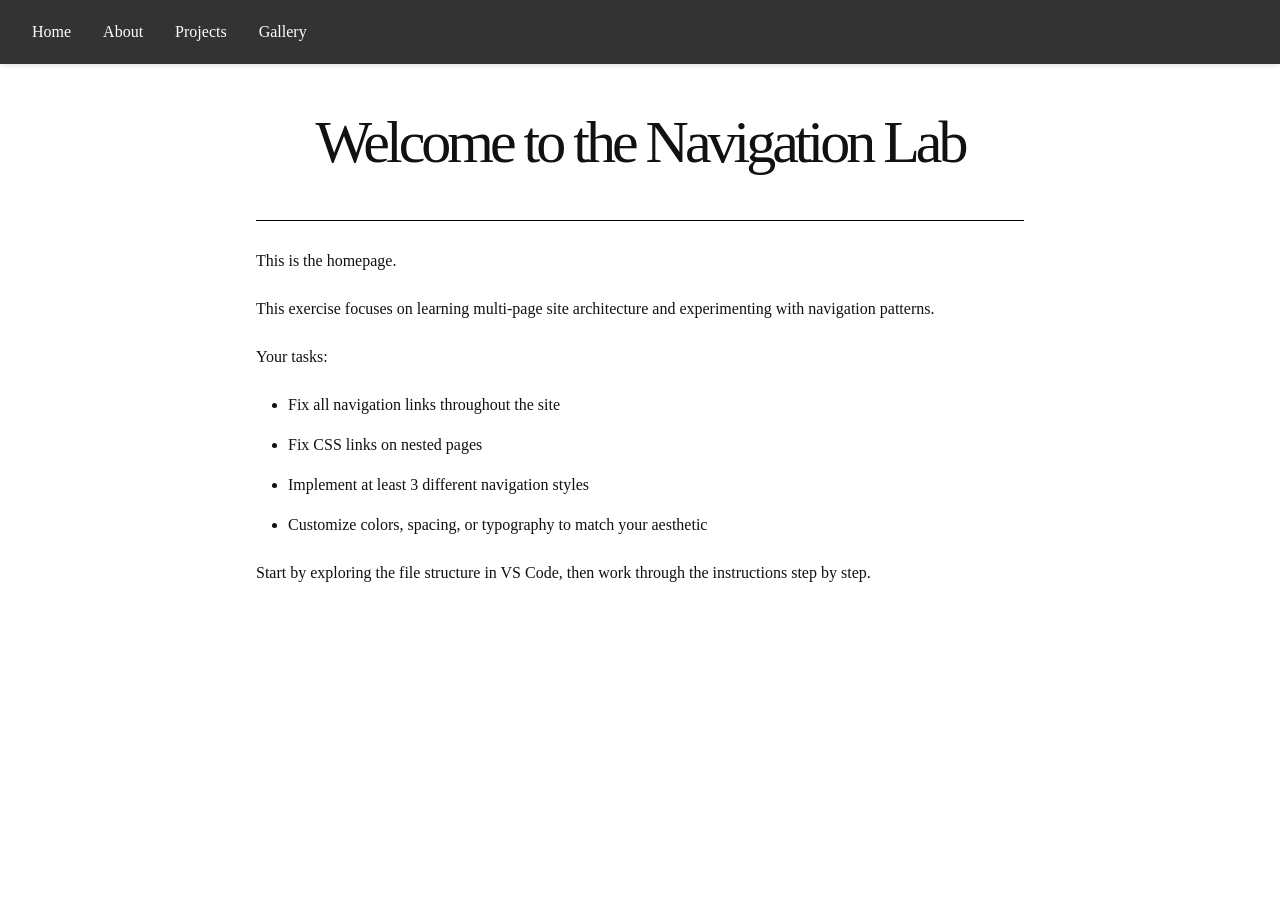
<file: week-06-exercise-01/index.html>
<!DOCTYPE html>
<html lang="en">

<head>
  <meta charset="UTF-8">
  <meta name="viewport" content="width=device-width, initial-scale=1.0">
  <title>Navigation Lab - Home</title>
  <link rel="stylesheet" href="css/style.css">
</head>

<body>

  <nav class="nav-horizontal">
    <ul>
      <li><a href="index.html">Home</a></li>
      <li><a href="about.html">About</a></li>
      <li><a href="projects/index.html">Projects</a></li>
      <li><a href="gallery/index.html">Gallery</a></li>
    </ul>
  </nav>

  <main>
    <h1>Welcome to the Navigation Lab</h1>

    <p>This is the homepage.</p>
    <p>This exercise focuses on learning multi-page site architecture and experimenting with navigation patterns.</p>

    <p>Your tasks:</p>
    <ul>
      <li>Fix all navigation links throughout the site</li>
      <li>Fix CSS links on nested pages</li>
      <li>Implement at least 3 different navigation styles</li>
      <li>Customize colors, spacing, or typography to match your aesthetic</li>
    </ul>

    <p>Start by exploring the file structure in VS Code, then work through the instructions step by step.</p>
  </main>

</body>

</html>
</file>
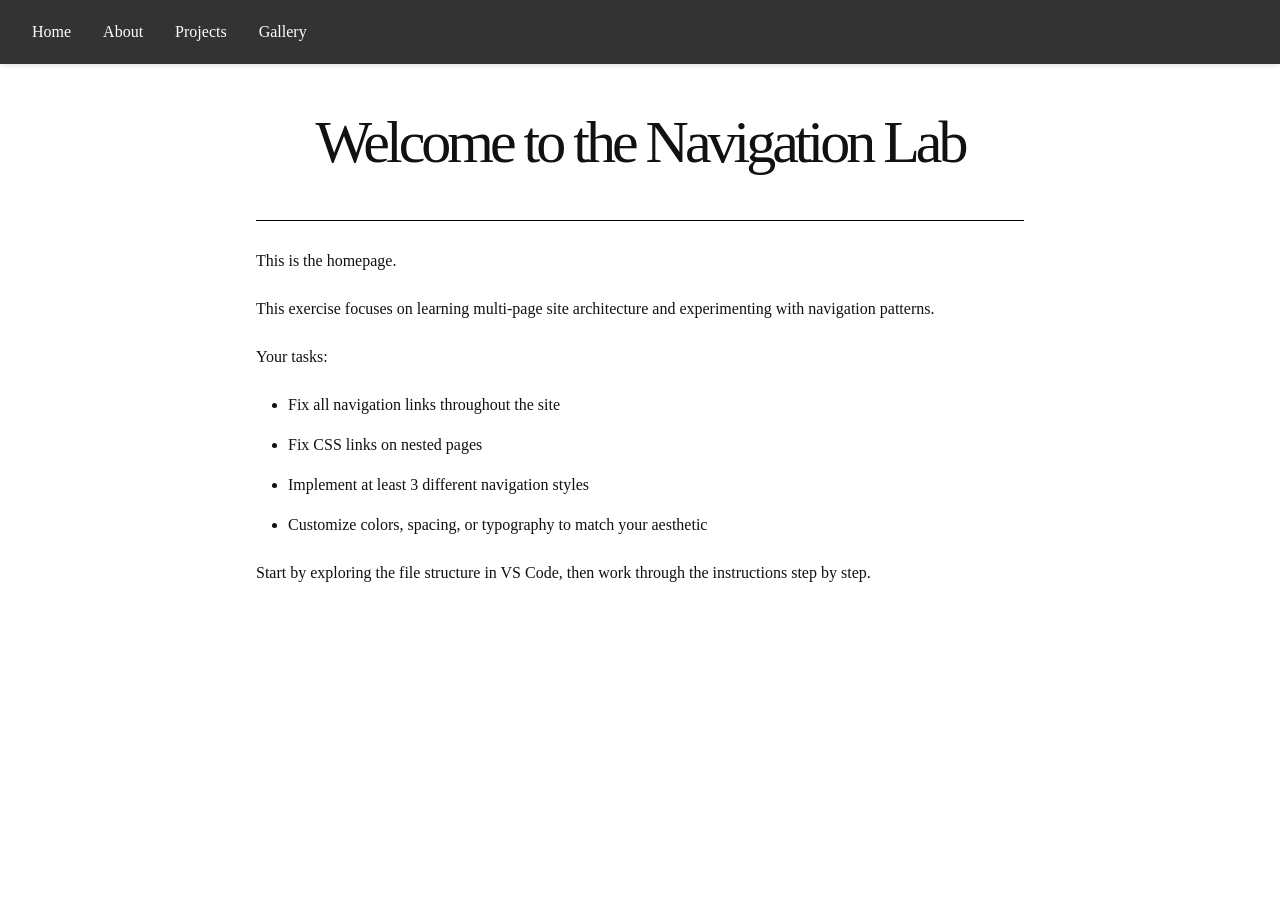
<file: project-01/week-06-exercise-01/index.html>
<!DOCTYPE html>
<html lang="en">

<head>
  <meta charset="UTF-8">
  <meta name="viewport" content="width=device-width, initial-scale=1.0">
  <title>Navigation Lab - Home</title>
  <link rel="stylesheet" href="css/style.css">
</head>

<body>

  <nav class="nav-horizontal">
    <ul>
      <li><a href="#">Home</a></li>
      <li><a href="#">About</a></li>
      <li><a href="#">Projects</a></li>
      <li><a href="#">Gallery</a></li>
    </ul>
  </nav>

  <main>
    <h1>Welcome to the Navigation Lab</h1>

    <p>This is the homepage.</p>
    <p>This exercise focuses on learning multi-page site architecture and experimenting with navigation patterns.</p>

    <p>Your tasks:</p>
    <ul>
      <li>Fix all navigation links throughout the site</li>
      <li>Fix CSS links on nested pages</li>
      <li>Implement at least 3 different navigation styles</li>
      <li>Customize colors, spacing, or typography to match your aesthetic</li>
    </ul>

    <p>Start by exploring the file structure in VS Code, then work through the instructions step by step.</p>
  </main>

</body>

</html>
</file>
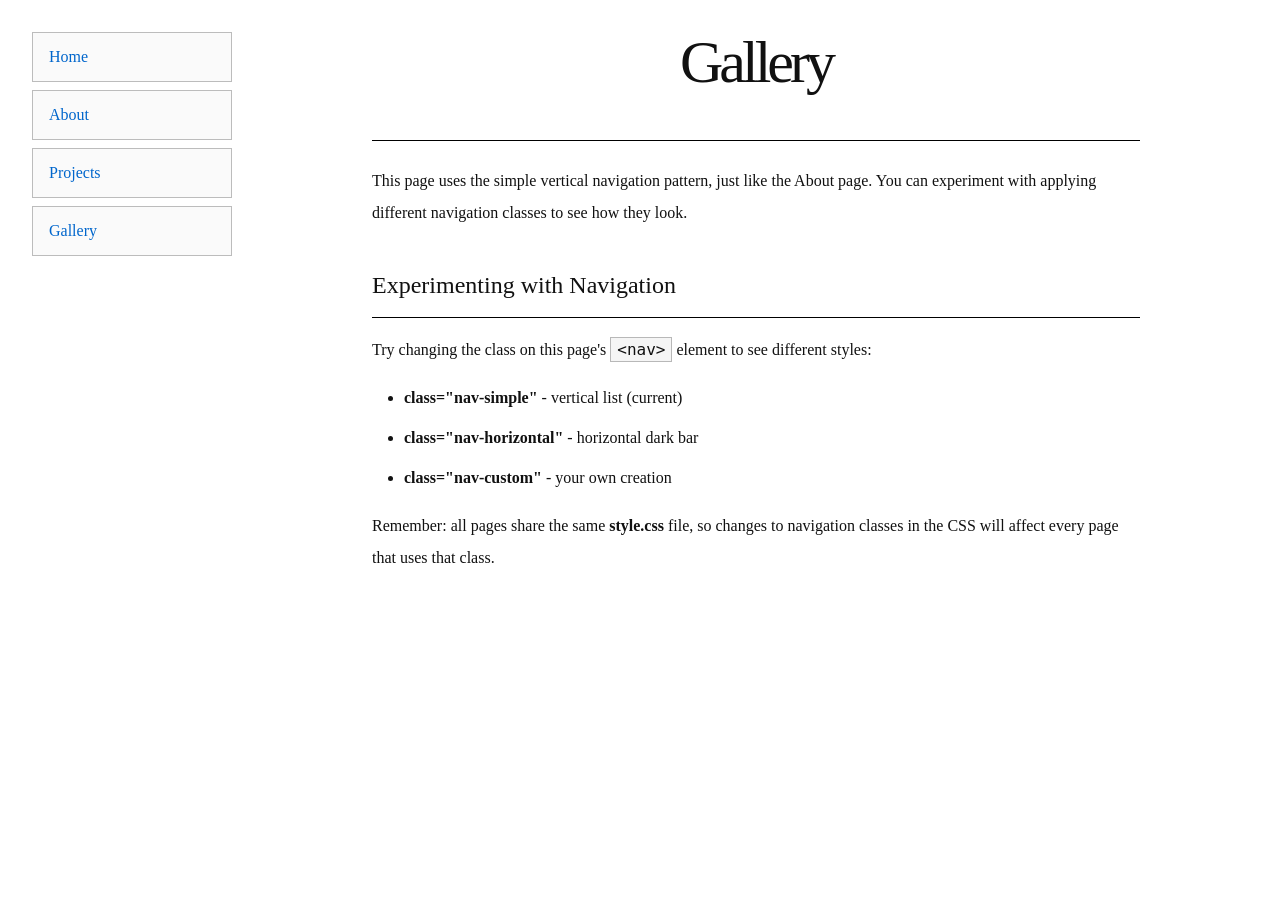
<file: week-06-exercise-01/gallery/index.html>
<!DOCTYPE html>
<html lang="en">

<head>
  <meta charset="UTF-8">
  <meta name="viewport" content="width=device-width, initial-scale=1.0">
  <title>Navigation Lab - Gallery</title>
  <link rel="stylesheet" href="../css/style.css">
</head>

<body>

  <nav class="nav-simple">
    <ul>
      <li><a href="../index.html">Home</a></li>
      <li><a href="../about.html">About</a></li>
      <li><a href="../projects/index.html">Projects</a></li>
      <li><a href="index.html">Gallery</a></li>
    </ul>
  </nav>

  <main>
    <h1>Gallery</h1>

    <p>This page uses the simple vertical navigation pattern, just like the About page. You can experiment with applying
      different navigation classes to see how they look.</p>

    <h2>Experimenting with Navigation</h2>

    <p>Try changing the class on this page's <code>&lt;nav&gt;</code> element to see different styles:</p>

    <ul>
      <li><strong>class="nav-simple"</strong> - vertical list (current)</li>
      <li><strong>class="nav-horizontal"</strong> - horizontal dark bar</li>
      <li><strong>class="nav-custom"</strong> - your own creation</li>
    </ul>

    <p>Remember: all pages share the same <strong>style.css</strong> file, so changes to navigation classes in the CSS
      will affect every page that uses that class.</p>
  </main>

</body>

</html>
</file>
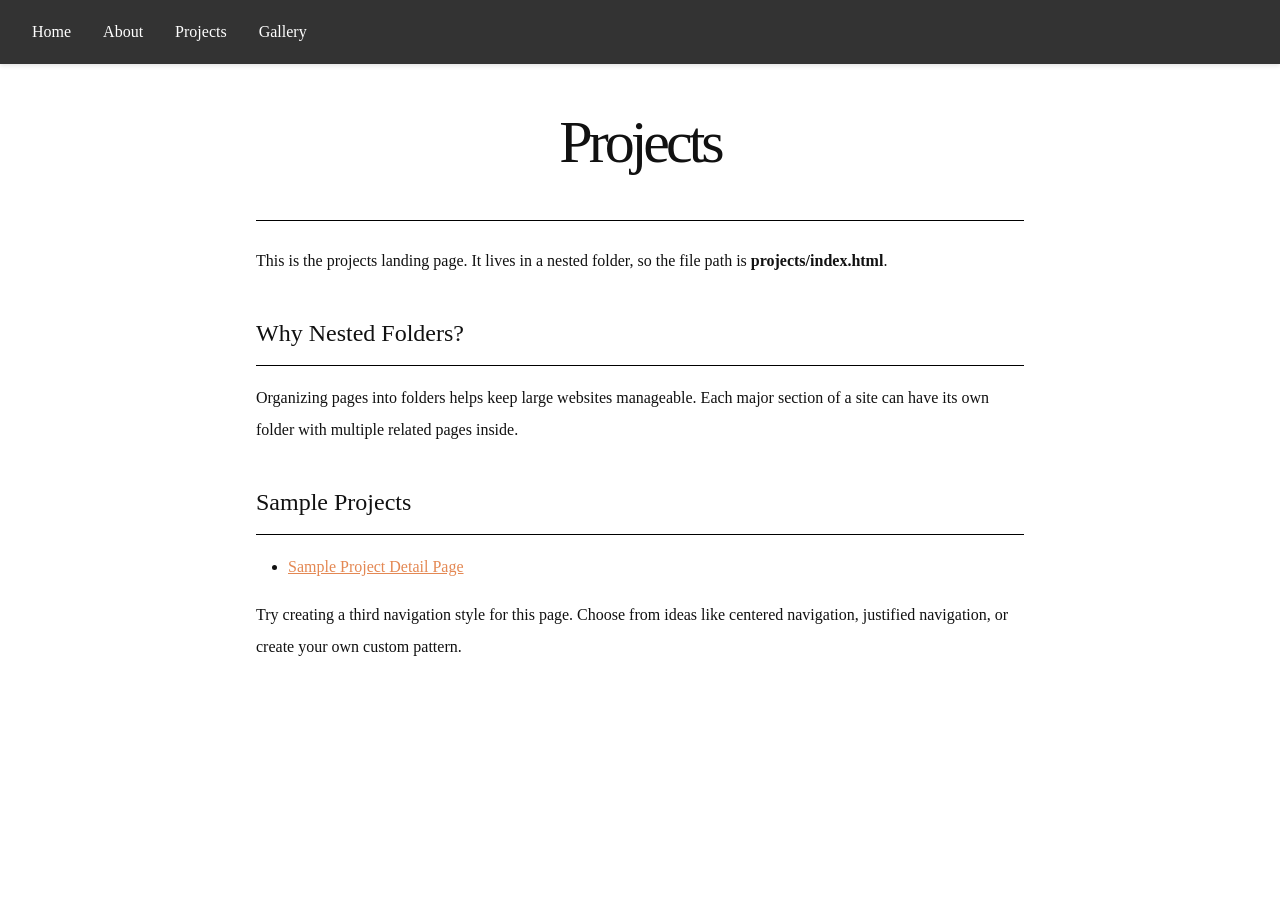
<file: week-06-exercise-01/projects/index.html>
<!DOCTYPE html>
<html lang="en">

<head>
  <meta charset="UTF-8">
  <meta name="viewport" content="width=device-width, initial-scale=1.0">
  <title>Navigation Lab - Projects</title>
  <link rel="stylesheet" href="../css/style.css">
</head>

<body>

  <nav class="nav-horizontal">
    <ul>
      <li><a href="../index.html">Home</a></li>
      <li><a href="../about.html">About</a></li>
      <li><a href="index.html">Projects</a></li>
      <li><a href="../gallery/index.html">Gallery</a></li>
    </ul>
  </nav>

  <main>
    <h1>Projects</h1>

    <p>This is the projects landing page. It lives in a nested folder, so the file path is
      <strong>projects/index.html</strong>.
    </p>

    <h2>Why Nested Folders?</h2>

    <p>Organizing pages into folders helps keep large websites manageable. Each major section of a site can have its own
      folder with multiple related pages inside.</p>

    <h2>Sample Projects</h2>

    <ul>
      <li><a href="project-detail.html">Sample Project Detail Page</a></li>
    </ul>

    <p>Try creating a third navigation style for this page. Choose from ideas like centered navigation, justified
      navigation, or create your own custom pattern.</p>
  </main>

</body>

</html>
</file>
<file: project-01/style.css>
:root {
    --sage: #99B4AA;
    --olive: #6B6D43;
    --khaki: #ABA66F;
    --terracotta: #CF7D65;
    --blush: #E1B8A2;
    --cream: #F2DEC7;
    --logo-beige: #F3F0E7;

    --white: #FFFFFF;
    --dark-brown: #3F4638;

    --border: rgba(63, 70, 56, 0.20);
    --shadow: 0 6px 18px rgba(63, 70, 56, 0.12);

    --radius: 12px;
}

* {
    box-sizing: border-box;
}

html,
body {
    min-height: 100vh;
    margin: 0;
}

html {
    scroll-behavior: smooth;
}

body {
    font-family: Georgia, serif;
    line-height: 1.7;
    background-color: var(--cream);
    color: var(--dark-brown);
}

.main-header {
    background-color: var(--sage);
    color: var(--white);
    padding: 45px 24px;
    text-align: center;

    border-bottom: 6px solid var(--logo-beige);
}

.main-header h1 {
    font-family: Georgia, serif;
    font-size: 3rem;
    font-weight: normal;
    letter-spacing: 2px;
    margin: 0;

    transition: color 0.3s ease, transform 0.3s ease;
}

.main-header h1:hover {
    color: var(--cream);
    transform: translateY(-2px);
}

nav {
    background-color: var(--white);
    padding: 16px 24px;
    border-bottom: 1px solid var(--border);
}

nav ul {
    display: flex;
    justify-content: center;
    align-items: center;
    gap: 35px;

    padding: 0;
    margin: 0;
}

nav a {
    color: var(--olive);
    text-decoration: none;
    font-family: Georgia, serif;
    font-weight: bold;

    transition: color 0.3s ease,
                transform 0.3s ease;
}

nav a:hover {
    color: var(--terracotta);
    transform: translateY(-2px);
}


main {
    max-width: 1200px;
    width: 90%;

    margin: 0 auto;
    padding: 50px 0;
}

h1,
h2,
h3 {
    font-family: Georgia, serif;
}

section h1 {
    color: var(--olive);
    font-size: 2.2rem;
    font-weight: normal;

    margin-top: 48px;
    margin-bottom: 24px;
}

section h2 {
    color: var(--olive);
    font-size: 2.5rem;
    font-weight: normal;

    margin-top: 0;
    margin-bottom: 20px;
}

section p {
    font-size: 1rem;
}

section:first-child {
    background-color: var(--blush);

    padding: 35px;
    margin-bottom: 50px;

    border-left: 6px solid var(--terracotta);
    border-radius: var(--radius);
}

section:first-child p {
    max-width: 850px;
    margin-bottom: 0;
}


.skills-grid {
    display: flex;
    flex-wrap: wrap;

    gap: 24px;
    margin: 25px 0 60px;
}

.skills-card {
    flex: 1 1 280px;

    background-color: var(--white);

    padding: 25px;

    border: 1px solid var(--border);
    border-top: 5px solid var(--sage);
    border-radius: var(--radius);

    box-shadow: var(--shadow);

    transition:
        transform 0.3s ease,
        box-shadow 0.3s ease,
        border-color 0.3s ease;
}

.skills-card:hover {
    transform: translateY(-6px);

    box-shadow:
        0 12px 25px rgba(63, 70, 56, 0.17);

    border-top-color: var(--terracotta);
}

.skills-card h3 {
    color: var(--olive);

    font-size: 1.35rem;
    font-weight: normal;

    margin-top: 0;
    margin-bottom: 10px;
}

.skills-card p {
    font-size: 0.95rem;
    margin-bottom: 0;
}

.projects-grid {
    display: flex;
    flex-wrap: wrap;

    gap: 28px;
    margin: 25px 0 60px;
}

.projects-card {
    flex: 1 1 320px;

    background-color: var(--white);

    border: 1px solid var(--border);
    border-radius: var(--radius);

    overflow: hidden;

    box-shadow: var(--shadow);

    transition:
        transform 0.3s ease,
        box-shadow 0.3s ease;
}

.projects-card:hover {
    transform: translateY(-7px);

    box-shadow:
        0 14px 30px rgba(63, 70, 56, 0.18);
}

.projects-card img {
    width: 100%;
    height: 210px;

    object-fit: contain;
    display: block;
    background-color: var(--white);

    border-bottom: 5px solid var(--sage);

    transition:
        transform 0.4s ease;
}

.projects-card:hover img {
    transform: none;
}

.projects-card img[alt="ContentCure brand concept"] {
    background-color: var(--logo-beige);
}

.projects-card h3 {
    color: var(--olive);

    font-size: 1.4rem;
    font-weight: normal;

    margin: 20px 24px 8px;
}

.projects-card p {
    margin: 0 24px 28px;

    font-size: 0.95rem;
}



.footer-button {
    text-align: center;

    margin: 25px 0 55px;
}

.footer-button a {
    display: inline-block;

    background-color: var(--terracotta);
    color: var(--white);

    font-family: Georgia, serif;
    font-weight: bold;

    text-decoration: none;

    padding: 14px 30px;

    border: 2px solid var(--terracotta);
    border-radius: 30px;

    transition:
        background-color 0.3s ease,
        color 0.3s ease,
        transform 0.3s ease;
}

.footer-button a:hover {
    background-color: var(--olive);
    border-color: var(--olive);

    transform: translateY(-3px);
}

body > footer {
    background-color: var(--olive);
    color: var(--cream);

    text-align: center;

    padding: 30px 20px;
    margin-top: 40px;
}

body > footer p {
    margin: 0;

    font-size: 0.9rem;

    transition: color 0.3s ease;
}
</file>
<file: project-02/style.css>
@import url('https://fonts.googleapis.com/css2?family=Cormorant+Garamond:wght@400;500;600&family=DM+Sans:wght@400;500&display=swap');


/* ========================================
   COLOR PALETTE
   ======================================== */

:root {
    --ivory: #fff9f1;
    --cream: #f7eadc;
    --peach: #efd2bd;
    --terracotta: #b96f5b;
    --rose: #c98578;
    --cocoa: #493733;
    --brown: #6d5850;
    --line: #dfcbbd;
    --white: #fffdf9;
}


/* ========================================
   BASIC RESET
   ======================================== */

* {
    box-sizing: border-box;
}

html {
    scroll-behavior: smooth;
}

body {
    margin: 0;
    background-color: var(--ivory);
    color: var(--cocoa);
    font-family: "DM Sans", Arial, sans-serif;
    line-height: 1.7;
}


/* ========================================
   LINKS
   ======================================== */

a {
    color: inherit;
    text-decoration: none;
}


/* ========================================
   HEADER
   ======================================== */

.site-header {
    max-width: 1120px;
    margin: auto;
    padding: 25px 30px;
    display: flex;
    justify-content: space-between;
    align-items: center;
    border-bottom: 1px solid var(--line);
}


/*Logo */

.logo {
    font-family: "Cormorant Garamond", Georgia, serif;
    font-size: 1.8rem;
    font-weight: 500;
    letter-spacing: 0.02em;
    color: var(--cocoa);
    transition: color 0.3s ease;
}

.logo:hover {
    color: var(--terracotta);
}


/* Navigation */

nav {
    display: flex;
    gap: 25px;
    font-size: 0.9rem;
}

nav a {
    color: var(--brown);
    position: relative;
    transition: color 0.3s ease;
}

nav a:hover,
nav a.active {
    color: var(--terracotta);
}


/* Small underline animation */

nav a::after {
    content: "";
    position: absolute;
    left: 0;
    bottom: -6px;
    width: 0;
    height: 1px;
    background-color: var(--terracotta);
    transition: width 0.3s ease;
}

nav a:hover::after,
nav a.active::after {
    width: 100%;
}


/* ========================================
   HERO
   ======================================== */

.hero {
    max-width: 1000px;
    margin: 0 auto;
    padding: 110px 30px 120px;
    text-align: center;

    animation: fadeUp 0.8s ease;
}


/* Small uppercase label */

.eyebrow,
.section-label {
    color: var(--terracotta);
    text-transform: uppercase;
    letter-spacing: 0.18em;
    font-size: 0.72rem;
    font-weight: 500;
}


/* Main heading */

.hero h1,
.about-hero h1 {
    max-width: 850px;
    margin: 18px auto;

    font-family: "Cormorant Garamond", Georgia, serif;
    font-size: clamp(3rem, 7vw, 5.5rem);
    line-height: 0.95;
    font-weight: 500;
}


/* Italic emphasis */

em {
    color: var(--terracotta);
    font-style: italic;
}


/* Intro text */

.intro {
    max-width: 620px;
    margin: 28px auto 35px;

    color: var(--brown);
    font-size: 1rem;
}


/* ========================================
   BUTTON
   ======================================== */

.button {
    display: inline-block;

    padding: 12px 25px;

    border: 1px solid var(--terracotta);
    border-radius: 30px;

    color: var(--terracotta);

    transition:
        background-color 0.3s ease,
        color 0.3s ease,
        transform 0.3s ease,
        box-shadow 0.3s ease;
}

.button:hover {
    background-color: var(--terracotta);
    color: var(--white);

    transform: translateY(-3px);

    box-shadow: 0 8px 20px rgba(73, 55, 51, 0.12);
}


/* ========================================
   GENERAL SECTIONS
   ======================================== */

.welcome,
.projects,
.about-content,
.timeline {
    max-width: 1060px;
    margin: 0 auto;
    padding: 85px 30px;
}

.welcome {
    display: grid;
    grid-template-columns: 1fr 1fr;

    gap: 70px;

    border-top: 1px solid var(--line);
}


/* Section headings */

h2 {
    font-family: "Cormorant Garamond", Georgia, serif;

    font-size: 2.7rem;
    line-height: 1.1;

    font-weight: 500;

    margin-top: 10px;
}


/* ========================================
   WELCOME SECTION
   ======================================== */

.welcome > p {
    color: var(--brown);
    margin-top: 45px;
}


/* ========================================
   PROJECTS
   ======================================== */

.projects {
    border-top: 1px solid var(--line);
}

.project-grid {
    display: grid;

    grid-template-columns: repeat(2, 1fr);

    gap: 22px;

    margin-top: 35px;
}


/* Project cards */

.project-card {
    background-color: var(--white);

    border: 1px solid var(--line);

    padding: 32px;

    min-height: 220px;

    transition:
        transform 0.3s ease,
        box-shadow 0.3s ease,
        border-color 0.3s ease;
}


/* Card interaction */

.project-card:hover {
    transform: translateY(-6px);

    border-color: var(--rose);

    box-shadow:
        0 15px 30px rgba(73, 55, 51, 0.10);
}


/* Project number */

.project-card span {
    color: var(--terracotta);

    font-family: "Cormorant Garamond", Georgia, serif;

    font-size: 1rem;
}


/* Project title */

.project-card h3 {
    font-family: "Cormorant Garamond", Georgia, serif;

    font-size: 1.7rem;

    font-weight: 500;

    margin: 8px 0;
}


/* Project description */

.project-card p {
    color: var(--brown);
}


/* Project link */

.project-card a {
    color: var(--terracotta);

    font-size: 0.9rem;

    transition: color 0.3s ease;
}

.project-card a:hover {
    color: var(--cocoa);
}


/* ========================================
   QUOTE
   ======================================== */

.quote {
    padding: 95px 30px;

    text-align: center;

    background-color: var(--cream);
}

.quote p {
    margin: 0;

    font-family: "Cormorant Garamond", Georgia, serif;

    font-size: 2rem;

    font-style: italic;

    color: var(--cocoa);
}


/* ========================================
   ABOUT PAGE
   ======================================== */

.about-hero {
    max-width: 900px;

    margin: auto;

    padding: 100px 30px 75px;

    text-align: center;
}


/* About content */

.about-content {
    display: grid;

    grid-template-columns: 1.6fr 0.8fr;

    gap: 70px;

    border-top: 1px solid var(--line);
}


.about-text p:not(.section-label) {
    color: var(--brown);
}


/* ========================================
   FACT BOX
   ======================================== */

.fact-box {
    background-color: var(--peach);

    padding: 35px;

    align-self: start;
}

.fact-box ul {
    list-style: none;

    padding: 0;

    margin: 20px 0 0;
}

.fact-box li {
    padding: 7px 0;
}


/* ========================================
   TIMELINE
   ======================================== */

.timeline {
    border-top: 1px solid var(--line);
}

.timeline-item {
    display: grid;

    grid-template-columns: 90px 1fr;

    gap: 25px;

    padding: 25px 0;

    border-bottom: 1px solid var(--line);
}

.timeline-item > span {
    color: var(--terracotta);

    font-family: "Cormorant Garamond", Georgia, serif;

    font-style: italic;

    font-size: 1.1rem;
}

.timeline-item h3 {
    font-family: "Cormorant Garamond", Georgia, serif;

    margin: 0;

    font-size: 1.5rem;

    font-weight: 500;
}

.timeline-item p {
    color: var(--brown);

    margin-top: 5px;
}


/* ========================================
   CLOSING SECTION
   ======================================== */

.closing {
    padding: 90px 30px;

    text-align: center;

    background-color: var(--cream);
}

.closing p {
    color: var(--brown);

    margin-bottom: 28px;
}


/* ========================================
   FOOTER
   ======================================== */

footer {
    max-width: 1120px;

    margin: auto;

    padding: 25px 30px;

    display: flex;

    justify-content: space-between;

    color: var(--brown);

    font-size: 0.85rem;
}

footer a {
    color: var(--terracotta);
}


/* ========================================
   SIMPLE ANIMATION
   ======================================== */

@keyframes fadeUp {

    from {
        opacity: 0;
        transform: translateY(15px);
    }

    to {
        opacity: 1;
        transform: translateY(0);
    }
}


/* ========================================
   MOBILE DESIGN
   ======================================== */

@media (max-width: 700px) {

    .site-header {
        padding: 22px 20px;
    }

    .logo {
        font-size: 1.55rem;
    }

    nav {
        gap: 16px;
    }

    .hero {
        padding: 75px 22px 85px;
    }

    .hero h1,
    .about-hero h1 {
        font-size: 3.3rem;
    }

    .welcome,
    .about-content {
        grid-template-columns: 1fr;

        gap: 25px;
    }

    .welcome > p {
        margin-top: 0;
    }

    .project-grid {
        grid-template-columns: 1fr;
    }

    .welcome,
    .projects,
    .about-content,
    .timeline {
        padding: 65px 22px;
    }

    .about-hero {
        padding: 75px 22px 55px;
    }

    footer {
        padding: 22px;
    }
}
</file>
<file: week-04-exercise-01/style.css>
* {
    box-sizing: border-box;
}

html,
body {
    min-height: 100vh;
    margin: 0;
}

body {
    font-family: "Times New Roman", serif;
    line-height: 2;
    display: flex;
    justify-content: center;
    align-items: flex-start;
    padding: 32px 0;
}

main {
    max-width: 800px;
    width: 90%;
    padding: 16px;
    border: 1px solid rgba(0, 0, 0, 0.25);
}

h1 {
    font-weight: normal;
    font-size: 48px;
    line-height: 1em;
    margin-top: 48px;
    margin-bottom: 48px;
    text-align: center;
}

h2 {
    font-size: 24px;
    margin-top: 48px;
    margin-bottom: 16px;
    border-bottom: 1px solid rgba(0, 0, 0, 1);
    padding-bottom: 16px;
}

p {
    margin-bottom: 16px;
}

.screenshot-container {
    margin: 32px 0;
    padding: 10px;
    border: 4px solid rgb(226, 150, 145);
    text-align: center;
}

.screenshot-container img {
    max-width: 100%;
    height: auto;
    display: block;
    margin: 0 auto;
    border: 1px solid rgba(0, 0, 0, 0.25);
}
</file>
<file: week-04-exercise-02/style.css>
* {
    box-sizing: border-box;
}

html,
body {
    min-height: 100vh;
    margin: 0;
}

body {
    font-family: Georgia, serif;
    line-height: 2;
    display: flex;
    justify-content: center;
    align-items: flex-start;
    padding: 32px 0;
    background-color: #f3eee5;
    color: #2f2925;
}

main {
    max-width: 1200px;
    width: 90%;
    padding: 16px;
    border: 1px solid rgba(0, 0, 0, 0.25);
}

h1 {
    font-weight: normal;
    font-size: 48px;
    line-height: 1em;
    margin-top: 48px;
    margin-bottom: 48px;
    text-align: center;
}

main>p {
    margin-bottom: 32px;
    text-align: center;
    max-width: 800px;
    margin-left: auto;
    margin-right: auto;
}

.collection-grid {
    margin: 48px 0;
    display: flex;
    flex-wrap: wrap;
    gap: 24px;
}

.collection-card {
    border: 1px solid rgba(0, 0, 0, 0.25);
    background-color: #fafafa;
    padding: 16px;
    flex: 1 1 300px;
}

.collection-card img {
    width: 100%;
    height: auto;
    display: block;
    border: 1px solid rgba(0, 0, 0, 0.25);
    margin-bottom: 16px;

}

.collection-card h2 {
    font-size: 24px;
    font-weight: bold;
    margin-top: 0;
    margin-bottom: 8px;
    line-height: 1.2;
  
}

.collection-card .details {
    font-size: 14px;
    color: rgba(0, 0, 0, 0.6);
    margin-bottom: 16px;
    font-style: italic;
}

.collection-card .description {
    font-size: 16px;
    margin-bottom: 0;
    line-height: 1.6;
}

@media (width >= 480px) {
    .collection-card {
        flex: 0 1 calc(50% - 12px);
    }
}

@media (width >= 1024px) {
    .collection-card {
        flex: 0 1 calc(33.333% - 16px);
    }
}
</file>
<file: week-05-exercise-01/style.css>
* {
    margin: 0;
    padding: 0;
    box-sizing: border-box;
}

body {
    font-family: "Times New Roman", serif;
    line-height: 2;
    background-color: #fafafa;
    color: #1F2937;
    padding: 32px 16px;
}

.container {
    max-width: 800px;
    margin: 0 auto;
    display: flex;
    flex-direction: column;
    gap: 48px;
}

h1 {
    font-size: 48px;
    line-height: 1em;
    font-weight: normal;
    text-align: center;
    margin-bottom: 16px;
}

.subtitle {
    text-align: center;
    font-size: 16px;
    color: #6B7280;
    margin-bottom: 32px;
}

h2 {
    font-size: 24px;
    font-weight: normal;
    border-bottom: 1px solid rgba(0, 0, 0, 1);
    padding-bottom: 8px;
    margin-bottom: 16px;
}

.button-section {
    padding: 32px;
    background-color: #ffffff;
    border: 1px solid rgba(0, 0, 0, 0.25);
}

.button-section p {
    font-size: 16px;
    margin-bottom: 24px;
}

button {
    font-family: "Times New Roman", serif;
    font-size: 16px;
    cursor: pointer;
    border-radius: 0;
}

.button-01 {
    background-color: #0066CC;
    color: #ffffff;
    padding: 16px 32px;
    border: 2px solid #0066CC;
    transition: background-color 0.3s ease, color 0.3s ease, border-color 0.3s ease;
}

.button-01:hover {
    background-color: #ffffff;
    color: #0066CC;
    border-color: #0066CC;
}

.button-02 {
    background-color: #0e6027;
    color: #ffffff;
    padding: 16px 32px;
    border: 2px solid #0e6027;
    transition: transform 0.3s ease, box-shadow 0.3s ease;
}

.button-02:hover {
    transform: translateY(-4px);
    box-shadow: 0 8px 16px rgba(0, 0, 0, 0.2);
}
.button-03 {
    background-color: #F59E0B;
    color: #1F2937;
    padding: 16px 32px;
    border: 2px solid #F59E0B;
    transition: transform 0.6s ease, border-radius 0.6s ease, background-color 0.6s ease;
}

.button-03:hover {
    background-color: #FCD34D;
    border-radius: 18px;
    transform: rotate(-3deg) scale(1.05);
}

.button-04 {
    background-color: #7C3AED;
    color: #ffffff;
    padding: 16px 32px;
    border: 2px solid #7C3AED;
    transition: transform 0.6s linear, background-color 0.3s ease;
}

.button-04:hover {
    background-color: #5B21B6;
    transform: translateX(8px);
}

.button-05 {
    background-color: #ffffff;
    color: #111827;
    padding: 16px 32px;
    border: 2px solid #111827;
    transition: border-width 0.2s ease, background-color 0.2s ease;
}

.button-05:hover {
    background-color: #E5E7EB;
    border-width: 6px;
}

.button-06 {
    background-color: #DC2626;
    color: #ffffff;
    padding: 16px 32px;
    border: 2px solid #DC2626;
    transition: background-color 0.5s ease, box-shadow 0.5s ease, letter-spacing 0.5s ease;
}

.button-06:hover {
    background-color: #991B1B;
    box-shadow: inset 0 0 0 4px #FCA5A5;
    letter-spacing: 2px;
}

.button-06:hover {
    transform: translateY(-4px);
    box-shadow: 0 8px 16px rgba(0, 0, 0, 0.2);
}
</file>
<file: week-06-exercise-01/css/style.css>
* {
  margin: 0;
  padding: 0;
  box-sizing: border-box;
}

body {
  font-family: "Times New Roman", serif;
  font-size: 16px;
  line-height: 2;
  color: #111111;
  background-color: #ffffff;
  display: flex;
  justify-content: center;
  align-items: flex-start;
  min-height: 100vh;
  padding: 32px 0;
}

main {
  max-width: 800px;
  width: 100%;
  padding: 0 16px;
}

h1 {
  font-size: 3.75rem;
  font-weight: normal;
  line-height: 1em;
  letter-spacing: -0.25rem;
  text-align: center;
  margin-bottom: 24px;
  padding-bottom: 48px;
  border-bottom: 1px solid rgba(0, 0, 0, 1);
}

h2 {
  font-size: 24px;
  font-weight: normal;
  margin-top: 32px;
  margin-bottom: 16px;
  padding-bottom: 8px;
  border-bottom: 1px solid rgba(0, 0, 0, 1);
}

p {
  margin-bottom: 16px;
}

ul {
  margin-left: 32px;
  margin-bottom: 16px;
}

li {
  margin-bottom: 8px;
}

a {
  color: #e48853;
  text-decoration: underline;
}

a:hover {
  color: #e48853;
}

code {
  font-family: monospace;
  background-color: #f5f5f5;
  padding: 2px 6px;
  border: 1px solid rgba(0, 0, 0, 0.25);
}

.nav-simple {
  position: fixed;
  left: 32px;
  top: 32px;
  width: 200px;
}

.nav-simple ul {
  list-style: none;
  margin: 0;
  padding: 0;
}

.nav-simple li {
  margin-bottom: 8px;
}

.nav-simple a {
  display: block;
  padding: 8px 16px;
  color: #0066CC;
  text-decoration: none;
  background-color: #fafafa;
  border: 1px solid rgba(0, 0, 0, 0.25);
  transition: background-color 0.3s ease, color 0.3s ease;
}

.nav-simple a:hover {
  background-color: #e48853;
  color: #ffffff;
}

.nav-simple+main {
  margin-left: 232px;
}

.nav-horizontal {
  position: fixed;
  top: 0;
  left: 0;
  right: 0;
  background-color: #333333;
  padding: 0 32px;
  box-shadow: 0 2px 4px rgba(0, 0, 0, 0.1);
  z-index: 1000;
}

.nav-horizontal ul {
  list-style: none;
  margin: 0;
  padding: 0;
  display: flex;
  gap: 32px;
}

.nav-horizontal li {
  margin-bottom: 0;
}

.nav-horizontal a {
  display: block;
  padding: 16px 0;
  color: #ffffff;
  text-decoration: none;
  transition: color 0.3s ease;
}

.nav-horizontal a:hover {
  color: #e48853;
}

.nav-horizontal+main {
  margin-top: 80px;
}

.nav-custom {
  position: fixed;
  display: flex;
  justify-content: center;
  top: 0;
  left: 0;
  right: 0;
  background-color: #976e6e;
  padding: 0 32px;
  box-shadow: 0 2px 4px rgba(53, 43, 34, 0.205);
  z-index: 1000;
}

.nav-custom ul {
  list-style: none;
  margin: 0;
  padding: 0;
  display: flex;
  gap: 32px;
}

.nav-custom li {
margin-bottom: 0;
}

.nav-custom a {
  display: block;
  padding: 16px 0;
  color: #ffffff;
  text-decoration: none;
  transition: color 0.3s ease;
}

.nav-custom a:hover {
  color: #e48853;
}

@media (width >=480px) {}

@media (width >=1024px) {}
</file>
<file: project-01/week-06-exercise-01/css/style.css>
* {
  margin: 0;
  padding: 0;
  box-sizing: border-box;
}

body {
  font-family: "Times New Roman", serif;
  font-size: 16px;
  line-height: 2;
  color: #111111;
  background-color: #ffffff;
  display: flex;
  justify-content: center;
  align-items: flex-start;
  min-height: 100vh;
  padding: 32px 0;
}

main {
  max-width: 800px;
  width: 100%;
  padding: 0 16px;
}

h1 {
  font-size: 3.75rem;
  font-weight: normal;
  line-height: 1em;
  letter-spacing: -0.25rem;
  text-align: center;
  margin-bottom: 24px;
  padding-bottom: 48px;
  border-bottom: 1px solid rgba(0, 0, 0, 1);
}

h2 {
  font-size: 24px;
  font-weight: normal;
  margin-top: 32px;
  margin-bottom: 16px;
  padding-bottom: 8px;
  border-bottom: 1px solid rgba(0, 0, 0, 1);
}

p {
  margin-bottom: 16px;
}

ul {
  margin-left: 32px;
  margin-bottom: 16px;
}

li {
  margin-bottom: 8px;
}

a {
  color: #0066CC;
  text-decoration: underline;
}

a:hover {
  color: #004499;
}

code {
  font-family: monospace;
  background-color: #f5f5f5;
  padding: 2px 6px;
  border: 1px solid rgba(0, 0, 0, 0.25);
}

.nav-simple {
  position: fixed;
  left: 32px;
  top: 32px;
  width: 200px;
}

.nav-simple ul {
  list-style: none;
  margin: 0;
  padding: 0;
}

.nav-simple li {
  margin-bottom: 8px;
}

.nav-simple a {
  display: block;
  padding: 8px 16px;
  color: #0066CC;
  text-decoration: none;
  background-color: #fafafa;
  border: 1px solid rgba(0, 0, 0, 0.25);
  transition: background-color 0.3s ease, color 0.3s ease;
}

.nav-simple a:hover {
  background-color: #0066CC;
  color: #ffffff;
}

.nav-simple+main {
  margin-left: 232px;
}

.nav-horizontal {
  position: fixed;
  top: 0;
  left: 0;
  right: 0;
  background-color: #333333;
  padding: 0 32px;
  box-shadow: 0 2px 4px rgba(0, 0, 0, 0.1);
  z-index: 1000;
}

.nav-horizontal ul {
  list-style: none;
  margin: 0;
  padding: 0;
  display: flex;
  gap: 32px;
}

.nav-horizontal li {
  margin-bottom: 0;
}

.nav-horizontal a {
  display: block;
  padding: 16px 0;
  color: #ffffff;
  text-decoration: none;
  transition: color 0.3s ease;
}

.nav-horizontal a:hover {
  color: #0066CC;
}

.nav-horizontal+main {
  margin-top: 80px;
}

.nav-custom {}

.nav-custom ul {}

.nav-custom li {}

.nav-custom a {}

.nav-custom a:hover {}

@media (width >=480px) {}

@media (width >=1024px) {}
</file>
